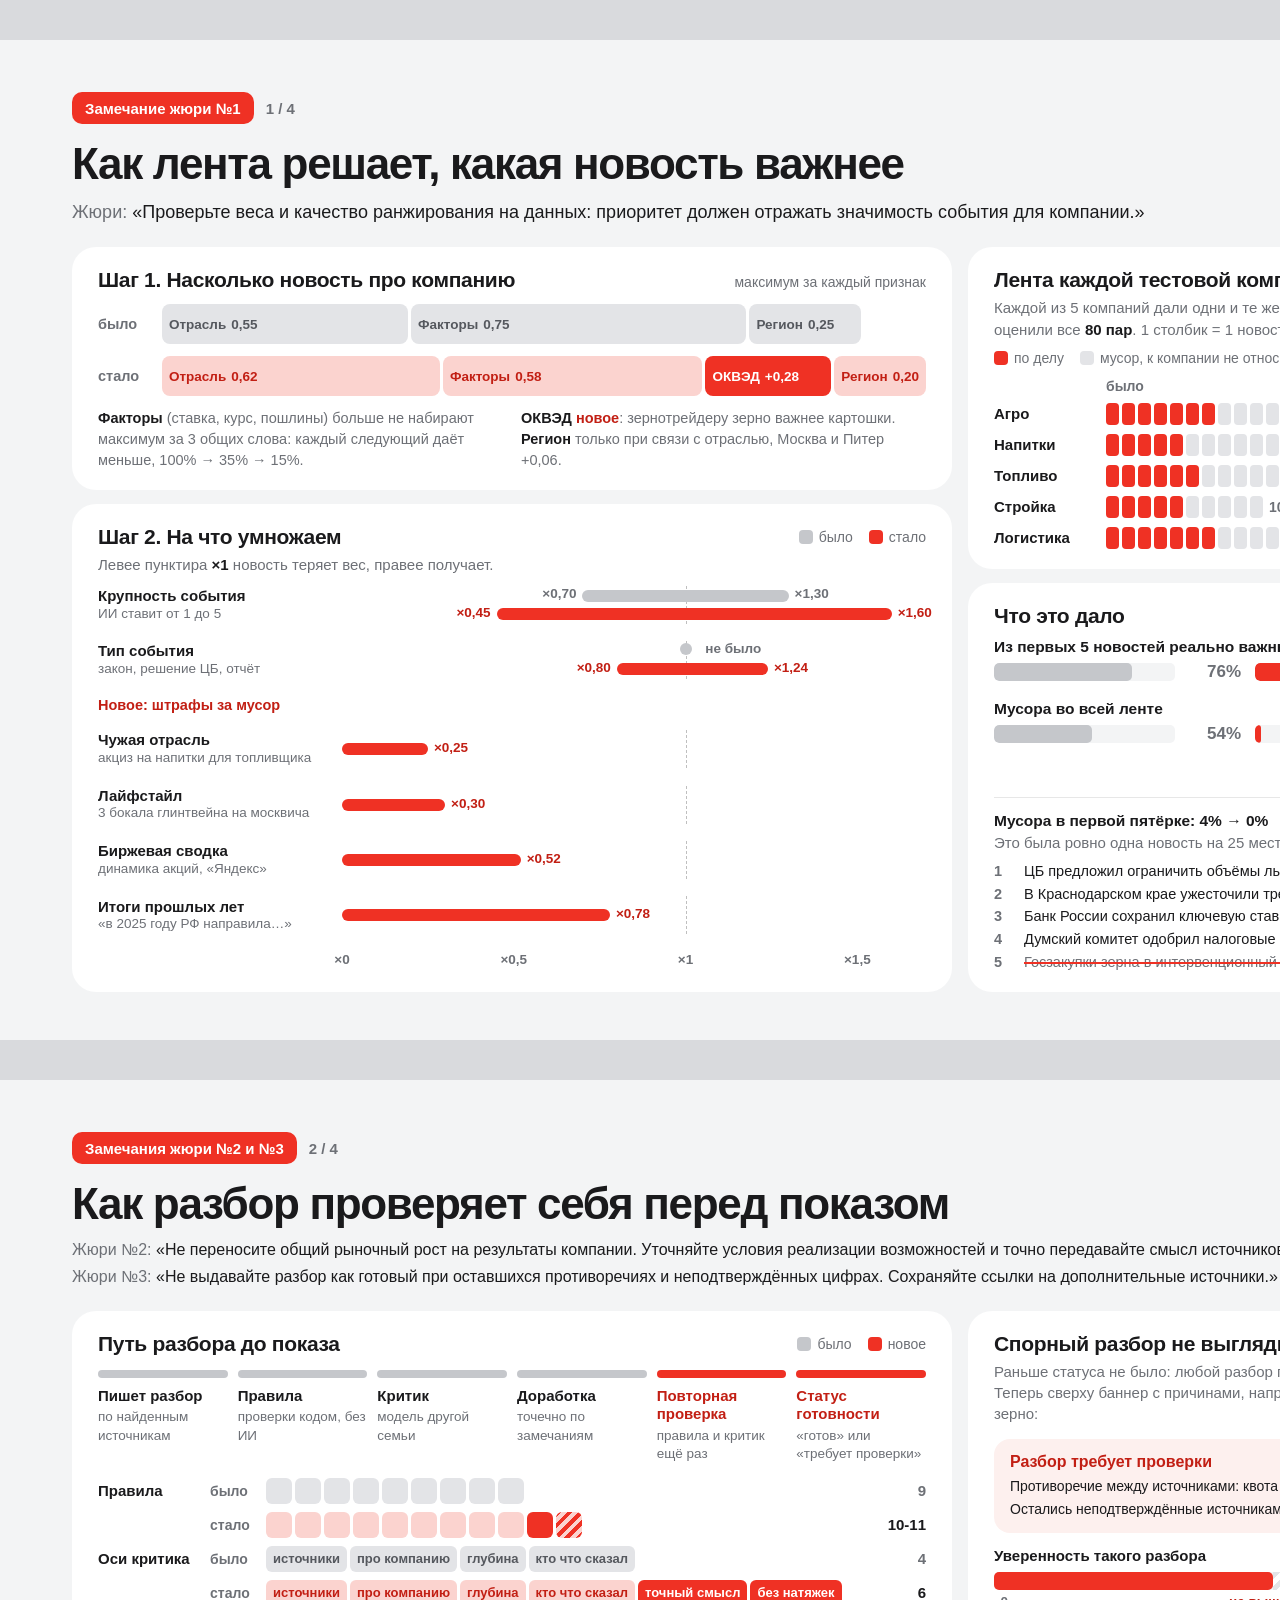
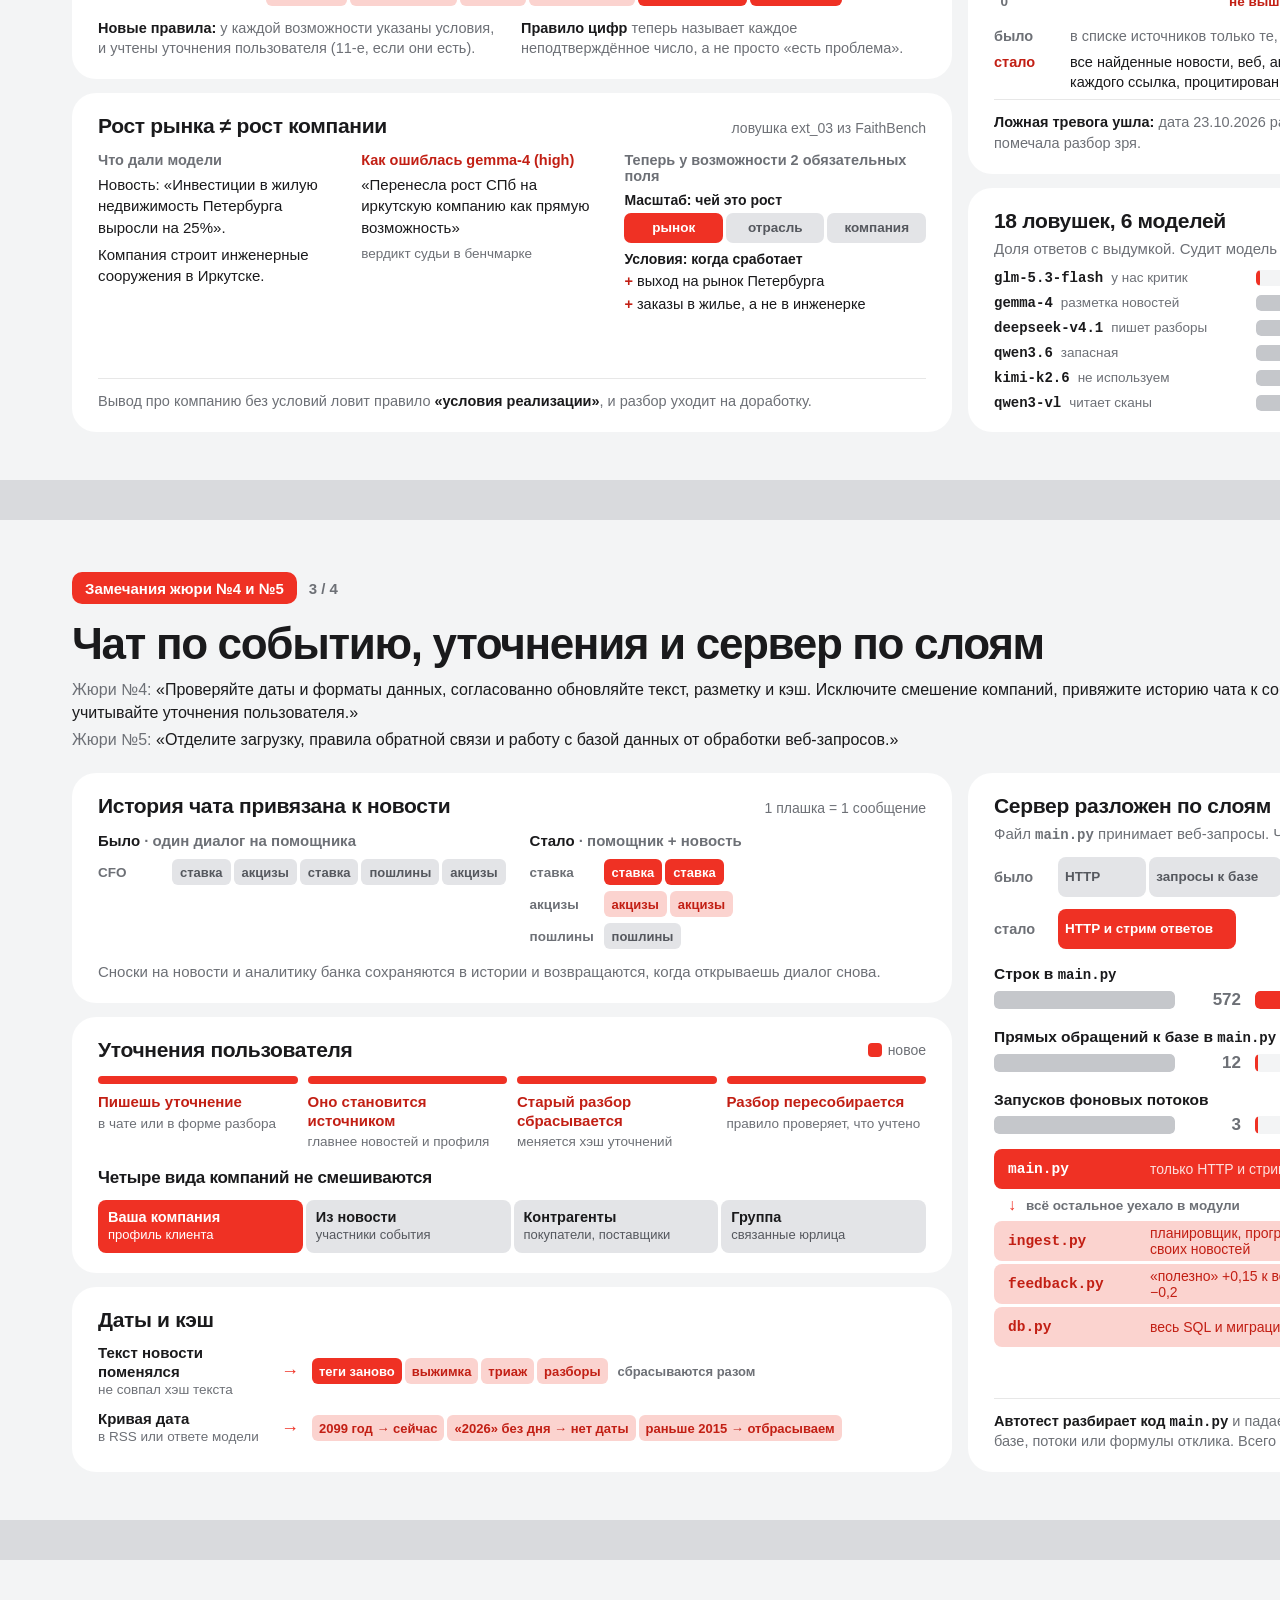
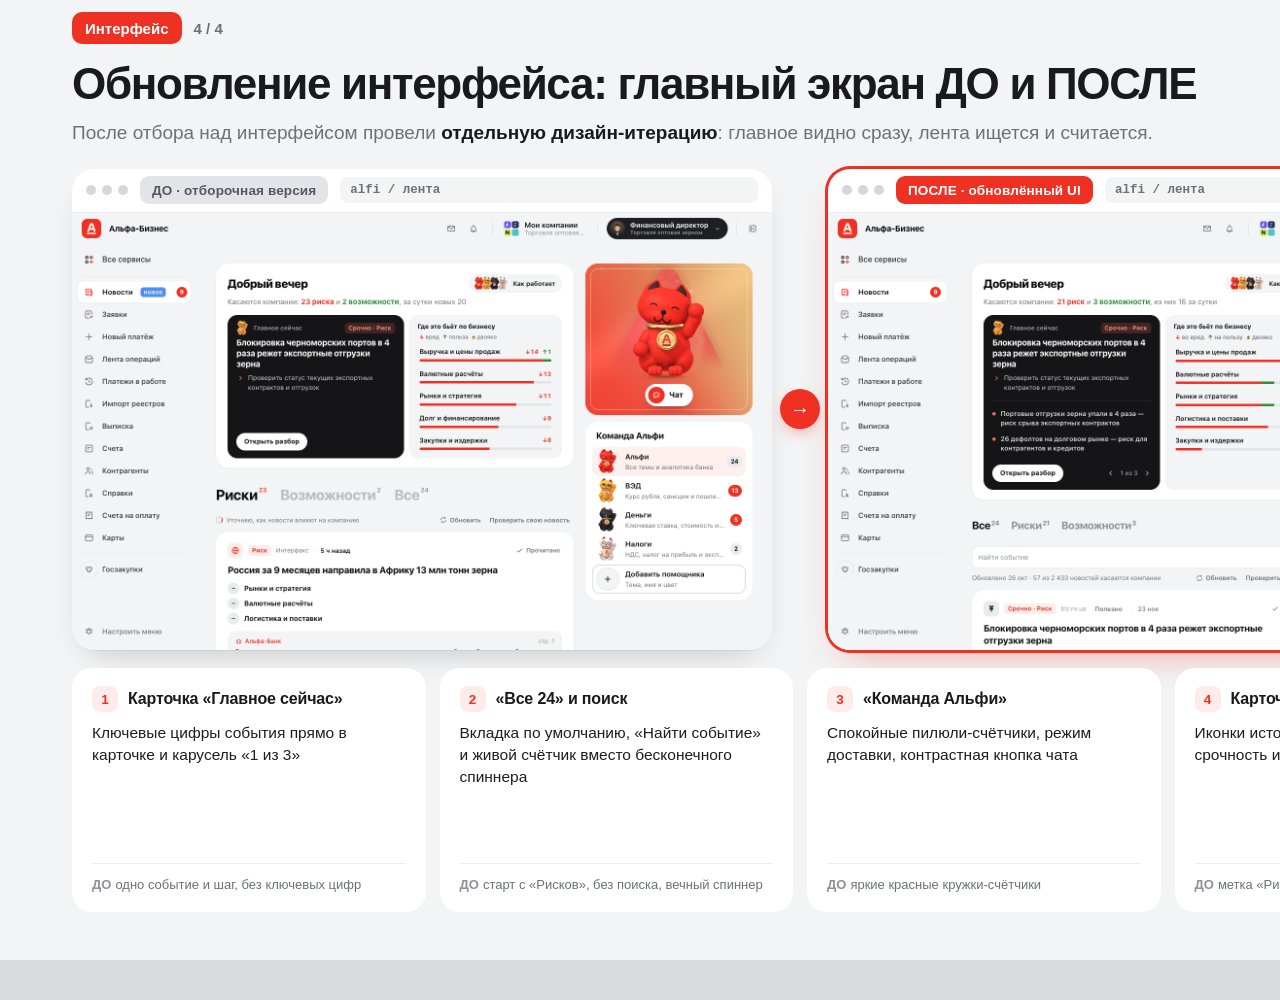
<file: docs/changelog/index.html>
<!doctype html>
<html lang="ru">
<head>
<meta charset="utf-8">
<title>Альфи · что изменилось к финалу</title>
<meta name="viewport" content="width=1600">
<!--
  Changelog-карточки к финалу. Каждый .slide рендерится в PNG 3200×2000:
  node docs/diagrams/render.js docs/changelog/index.html docs/changelog
-->
<style>
  :root {
    --red: #EF3124;
    --red-ink: #C21F14;
    --red-soft: #FBD3CF;
    --red-wash: #FDF0EE;
    --ink: #1A1A1C;
    --muted: #6D7076;
    --hair: rgba(26, 26, 28, .1);
    --bg: #F3F4F5;
    --was: #C5C7CB;
    --noise: #E3E4E7;
    --text: #1C1D20;
  }

  * { box-sizing: border-box; margin: 0; padding: 0; }

  body {
    font-family: Inter, -apple-system, "SF Pro Text", "Segoe UI", Roboto, Arial, sans-serif;
    background: #D9DADD;
    color: var(--ink);
    -webkit-font-smoothing: antialiased;
  }

  code, .mono { font: 650 14px/1.3 ui-monospace, "SF Mono", Menlo, monospace; }

  /* ---------- Каркас слайда ---------- */
  .slide {
    position: relative;
    width: 1600px;
    height: 1000px;
    margin: 40px auto;
    padding: 52px 72px 48px;
    background: var(--bg);
    overflow: hidden;
    display: flex;
    flex-direction: column;
  }

  .top { display: flex; align-items: center; gap: 12px; }
  .tag { display: inline-flex; align-items: center; height: 32px; padding: 0 13px; border-radius: 10px; background: var(--red); color: #fff; font-size: 15px; font-weight: 700; }
  .num { font-size: 15px; font-weight: 600; color: var(--muted); }
  h1 { margin-top: 16px; font-size: 44px; line-height: 1.07; font-weight: 800; letter-spacing: -.03em; }
  .ask { margin-top: 12px; max-width: 1290px; font-size: 18px; line-height: 1.45; }
  .ask + .ask { margin-top: 4px; }
  .ask.sm { font-size: 16px; line-height: 1.42; }
  .ask span { color: var(--muted); }
  .lead { margin-top: 12px; max-width: 1150px; font-size: 19px; line-height: 1.45; color: var(--muted); }
  .lead b { color: var(--ink); font-weight: 650; }
  .corner { position: absolute; right: 40px; top: 18px; width: 170px; height: 170px; pointer-events: none; }
  .corner img { width: 100%; height: 100%; object-fit: contain; display: block; }

  .body { flex: 1; min-height: 0; margin-top: 22px; display: grid; grid-template-columns: 1fr 560px; gap: 16px; }
  .col { display: flex; flex-direction: column; gap: 14px; min-height: 0; min-width: 0; }
  .card { background: #fff; border-radius: 24px; padding: 20px 26px; min-width: 0; }
  .grow { flex: 1; display: flex; flex-direction: column; }

  .head { display: flex; align-items: baseline; justify-content: space-between; gap: 16px; }
  h2 { font-size: 21px; line-height: 1.2; font-weight: 750; letter-spacing: -.015em; }
  .sub { margin-top: 5px; font-size: 15px; line-height: 1.42; color: var(--muted); }
  .sub b { color: var(--ink); font-weight: 650; }
  .legend { display: flex; gap: 16px; font-size: 14px; color: var(--muted); white-space: nowrap; }
  .legend span { display: inline-flex; align-items: center; gap: 6px; }
  .legend i { width: 14px; height: 14px; border-radius: 4px; }
  .new { color: var(--red-ink); font-weight: 700; }
  .nw { white-space: nowrap; font-variant-numeric: tabular-nums; }
  .foot { margin-top: auto; padding-top: 12px; border-top: 1px solid var(--hair); font-size: 14.5px; line-height: 1.42; color: var(--muted); }
  .foot b { color: var(--ink); font-weight: 700; }

  /* ---------- Полосы из сегментов «было / стало» ---------- */
  .stack-row { margin-top: 12px; display: grid; grid-template-columns: 52px 1fr; gap: 12px; align-items: center; }
  .stack-row > span { font-size: 14.5px; font-weight: 650; color: var(--muted); }
  .stack { display: flex; gap: 3px; height: 40px; }
  .stack div { height: 100%; border-radius: 8px; padding: 0 7px; display: flex; align-items: center; justify-content: flex-start; gap: 5px; font-size: 13.5px; font-weight: 650; white-space: nowrap; overflow: hidden; }
  .stack div b { font-weight: 800; font-variant-numeric: tabular-nums; }
  .stack.was div { background: var(--noise); color: #55585E; }
  .stack.now div { background: var(--red-soft); color: var(--red-ink); }
  .stack.now div.hot { background: var(--red); color: #fff; }
  .notes { margin-top: 12px; display: grid; grid-template-columns: 1fr 1fr; gap: 18px; font-size: 14.5px; line-height: 1.42; color: var(--muted); }
  .notes b { color: var(--ink); font-weight: 700; }

  /* ---------- Пары столбиков «было / стало» ---------- */
  .metric + .metric { margin-top: 18px; }
  .metric .q { font-size: 15.5px; font-weight: 700; }
  .pair { margin-top: 6px; display: grid; grid-template-columns: 1fr 1fr; gap: 14px; }
  .pair > div { display: grid; grid-template-columns: 1fr 58px; gap: 8px; align-items: center; }
  .pair i { display: block; height: 18px; border-radius: 5px; background: var(--bg); overflow: hidden; }
  .pair i u { display: block; height: 100%; min-width: 3px; border-radius: 5px; background: var(--was); }
  .pair .now i u { background: var(--red); }
  .pair em { font-style: normal; text-align: right; font-size: 17px; font-weight: 800; font-variant-numeric: tabular-nums; }
  .pair .was em { color: var(--muted); font-weight: 650; }

  /* ---------- Шаги процесса: полоска сверху, серая = было, красная = новое ---------- */
  .steps { margin-top: 14px; display: grid; gap: 10px; }
  .steps > div { min-width: 0; }
  .steps i { display: block; height: 8px; border-radius: 4px; background: var(--was); }
  .steps i.hot { background: var(--red); }
  .steps b { display: block; margin-top: 9px; font-size: 15px; line-height: 1.25; font-weight: 750; }
  .steps span { display: block; margin-top: 3px; font-size: 13.5px; line-height: 1.35; color: var(--muted); }
  .steps .is-new b { color: var(--red-ink); }

  /* ===== Слайд 1 ===== */
  .scale { position: relative; margin-top: 10px; flex: 1; display: flex; flex-direction: column; justify-content: space-between; }
  .srow { position: relative; display: grid; grid-template-columns: 230px 1fr; gap: 14px; align-items: center; }
  .srow .lbl { font-size: 15px; font-weight: 700; line-height: 1.25; }
  .srow .lbl small { display: block; font-size: 13.5px; font-weight: 500; color: var(--muted); }
  .track { position: relative; height: 38px; }
  .seg { position: absolute; height: 12px; border-radius: 6px; }
  .seg.was { top: 4px; background: var(--was); }
  .seg.now { top: 22px; background: var(--red); }
  .seg.pen { top: 13px; background: var(--red); }
  .pt { position: absolute; top: 2px; width: 12px; height: 12px; margin-left: -6px; border-radius: 6px; background: var(--was); }
  .val { position: absolute; font-size: 13.5px; font-weight: 700; white-space: nowrap; font-variant-numeric: tabular-nums; transform: translateX(-100%); padding-right: 6px; }
  .val.right { transform: none; padding: 0 0 0 6px; }
  .val.was { top: 0; color: var(--muted); }
  .val.now { top: 19px; color: var(--red-ink); }
  .val.pen { top: 10px; color: var(--red-ink); }
  .one { position: absolute; top: 0; bottom: 0; width: 0; border-left: 1.5px dashed rgba(26, 26, 28, .28); }
  .axis { display: grid; grid-template-columns: 230px 1fr; gap: 14px; }
  .axis div { position: relative; height: 20px; }
  .axis span { position: absolute; transform: translateX(-50%); font-size: 13.5px; font-weight: 650; color: var(--muted); white-space: nowrap; }
  .pen-head { font-size: 14.5px; font-weight: 700; color: var(--red-ink); }

  .feeds { margin-top: 12px; display: grid; grid-template-columns: 98px 1fr 1fr; gap: 9px 14px; align-items: center; }
  .feeds .hd { font-size: 14px; font-weight: 700; color: var(--muted); }
  .feeds .co { font-size: 15px; font-weight: 700; }
  .cells { display: flex; gap: 3px; }
  .cells i { width: 13px; height: 22px; border-radius: 4px; background: var(--red); }
  .cells i.noise { background: var(--noise); }
  .feeds em { font-style: normal; margin-left: 6px; font-size: 14px; font-weight: 700; color: var(--muted); font-variant-numeric: tabular-nums; }
  .feed-cell { display: flex; align-items: center; }

  .example { margin-top: auto; padding-top: 14px; border-top: 1px solid var(--hair); }
  .example .q { font-size: 15.5px; font-weight: 700; }
  .example .sub { margin-top: 2px; }
  .top5 { margin-top: 8px; list-style: none; counter-reset: top; display: flex; flex-direction: column; gap: 4px; }
  .top5 li { counter-increment: top; display: grid; grid-template-columns: 22px 1fr auto; gap: 8px; align-items: center; font-size: 14.5px; line-height: 1.3; }
  .top5 li::before { content: counter(top); font-weight: 800; color: var(--muted); font-variant-numeric: tabular-nums; }
  .top5 li span { white-space: nowrap; overflow: hidden; text-overflow: ellipsis; }
  .top5 li.gone span { color: var(--muted); text-decoration: line-through; text-decoration-color: var(--red); text-decoration-thickness: 2px; }
  .top5 li b { font-size: 13.5px; font-weight: 800; color: var(--red-ink); }

  /* ===== Слайд 2 ===== */
  .checks { margin-top: 14px; display: grid; grid-template-columns: 100px 44px 1fr 46px; gap: 8px 12px; align-items: center; }
  .checks .lbl { font-size: 15px; font-weight: 700; }
  .checks .when { font-size: 14px; font-weight: 650; color: var(--muted); }
  .checks .tot { font-size: 15px; font-weight: 800; text-align: right; font-variant-numeric: tabular-nums; }
  .checks .tot.was { color: var(--muted); font-weight: 650; }
  .blocks { display: flex; gap: 3px; height: 26px; min-width: 0; }
  .blocks i { flex: 0 0 26px; border-radius: 6px; background: var(--noise); }
  .blocks.now i { background: var(--red-soft); }
  .blocks.now i.hot { background: var(--red); }
  .blocks.now i.maybe { background: repeating-linear-gradient(135deg, var(--red) 0 4px, var(--red-soft) 4px 8px); }
  .blocks div { height: 100%; border-radius: 6px; padding: 0 7px; display: flex; align-items: center; font-size: 13px; font-weight: 650; white-space: nowrap; background: var(--noise); color: #55585E; }
  .blocks.now div { background: var(--red-soft); color: var(--red-ink); }
  .blocks.now div.hot { background: var(--red); color: #fff; }

  .trap { margin-top: 14px; flex: 1; display: grid; grid-template-columns: 1fr 1fr 1.25fr; gap: 22px; }
  .trap h3 { font-size: 14.5px; font-weight: 750; color: var(--muted); }
  .trap h3.bad { color: var(--red-ink); }
  .trap p { margin-top: 6px; font-size: 15px; line-height: 1.42; }
  .trap p small { display: block; margin-top: 6px; font-size: 13.5px; color: var(--muted); }
  .trap .wrong { text-decoration: line-through; text-decoration-color: var(--red); text-decoration-thickness: 2px; color: var(--muted); }
  .field-name { margin-top: 8px; font-size: 14px; font-weight: 700; }
  .scope { margin-top: 5px; display: grid; grid-template-columns: repeat(3, 1fr); gap: 3px; }
  .scope span { height: 30px; border-radius: 7px; display: grid; place-items: center; font-size: 13.5px; font-weight: 700; background: var(--noise); color: #55585E; }
  .scope span.on { background: var(--red); color: #fff; }
  .conds { margin-top: 5px; list-style: none; display: flex; flex-direction: column; gap: 3px; font-size: 14.5px; line-height: 1.35; }
  .conds li::before { content: "+ "; font-weight: 800; color: var(--red-ink); }

  .banner { margin-top: 14px; border-radius: 16px; padding: 14px 16px; background: var(--red-wash); }
  .banner b { display: block; font-size: 16px; font-weight: 800; color: var(--red-ink); }
  .banner ul { margin-top: 6px; list-style: none; display: flex; flex-direction: column; gap: 4px; }
  .banner li { font-size: 14px; line-height: 1.38; color: var(--ink); }
  .banner small { display: block; margin-top: 8px; font-size: 13px; color: var(--muted); }
  .cap { margin-top: 14px; }
  .cap .q { font-size: 15px; font-weight: 700; }
  .cap-track { position: relative; margin-top: 8px; height: 18px; border-radius: 5px; background: var(--bg); }
  .cap-track u { position: absolute; left: 0; top: 0; bottom: 0; width: 55%; border-radius: 5px; background: var(--red); }
  .cap-track s { position: absolute; left: 55%; top: 0; bottom: 0; right: 0; border-radius: 0 5px 5px 0; background: repeating-linear-gradient(135deg, var(--noise) 0 5px, #fff 5px 10px); }
  .cap-labels { position: relative; height: 20px; margin-top: 4px; font-size: 13.5px; font-weight: 700; font-variant-numeric: tabular-nums; }
  .cap-labels span { position: absolute; transform: translateX(-50%); color: var(--muted); }
  .cap-labels span.hot { color: var(--red-ink); }

  .rows { margin-top: 12px; display: grid; grid-template-columns: 64px 1fr; gap: 6px 12px; font-size: 14.5px; line-height: 1.38; }
  .rows .w { font-weight: 650; color: var(--muted); }
  .rows .n { font-weight: 700; color: var(--red-ink); }
  .rows .muted { color: var(--muted); }

  .models { margin-top: 10px; display: flex; flex-direction: column; gap: 7px; }
  .model { display: grid; grid-template-columns: 250px 1fr 56px; gap: 12px; align-items: center; }
  .model > div { display: flex; align-items: baseline; gap: 8px; white-space: nowrap; }
  .model b { font: 700 14px/1.2 ui-monospace, "SF Mono", Menlo, monospace; }
  .model small { font-size: 13.5px; color: var(--muted); }
  .model i { display: block; height: 16px; border-radius: 5px; background: var(--bg); overflow: hidden; }
  .model i u { display: block; height: 100%; min-width: 4px; border-radius: 5px; background: var(--was); }
  .model.best i u { background: var(--red); }
  .model em { font-style: normal; text-align: right; font-size: 16px; font-weight: 800; font-variant-numeric: tabular-nums; }
  .model.best em { color: var(--red-ink); }

  /* ===== Слайд 3 ===== */
  .threads { margin-top: 14px; display: grid; grid-template-columns: 1fr 1fr; gap: 24px; }
  .threads h3 { font-size: 15px; font-weight: 750; }
  .threads h3 span { font-weight: 600; color: var(--muted); }
  .thread { margin-top: 10px; display: flex; flex-direction: column; gap: 6px; }
  .thread-row { display: grid; grid-template-columns: 64px 1fr; gap: 10px; align-items: center; }
  .thread-row > span { font-size: 13.5px; font-weight: 700; color: var(--muted); }
  .msgs { display: flex; gap: 3px; }
  .msgs i { height: 26px; border-radius: 6px; padding: 0 8px; display: inline-flex; align-items: center; font-style: normal; font-size: 13px; font-weight: 700; white-space: nowrap; }
  .msgs i.a { background: var(--red); color: #fff; }
  .msgs i.b { background: var(--red-soft); color: var(--red-ink); }
  .msgs i.c { background: var(--noise); color: #55585E; }
  .threads .mixed .msgs i { background: var(--noise); color: #55585E; }

  .roles { margin-top: 12px; display: grid; grid-template-columns: repeat(4, 1fr); gap: 3px; }
  .roles div { border-radius: 8px; padding: 9px 10px; background: var(--noise); }
  .roles div:first-child { background: var(--red); }
  .roles div:first-child b, .roles div:first-child span { color: #fff; }
  .roles b { display: block; font-size: 14.5px; font-weight: 750; }
  .roles span { display: block; margin-top: 2px; font-size: 13px; line-height: 1.3; color: #55585E; }

  .chain { margin-top: 12px; display: grid; grid-template-columns: 170px 24px 1fr; gap: 10px; align-items: center; }
  .chain .src { font-size: 15px; font-weight: 700; line-height: 1.25; }
  .chain .src small { display: block; font-size: 13.5px; font-weight: 500; color: var(--muted); }
  .chain .arr { font-size: 18px; font-weight: 800; color: var(--red); text-align: center; }

  .layers { margin-top: 14px; display: flex; flex-direction: column; gap: 3px; }
  .layer { display: grid; grid-template-columns: 130px 1fr auto; gap: 12px; align-items: center; height: 40px; padding: 0 14px; border-radius: 8px; background: var(--noise); }
  .layer.top { background: var(--red); color: #fff; }
  .layer.top span, .layer.top em { color: rgba(255, 255, 255, .85); }
  .layer code { font-size: 14.5px; }
  .layer span { font-size: 14px; color: #55585E; }
  .layer em { font-style: normal; font-size: 13px; font-weight: 650; color: var(--muted); font-variant-numeric: tabular-nums; }
  .layer-gap { display: flex; align-items: center; gap: 10px; height: 26px; padding-left: 14px; font-size: 13.5px; font-weight: 700; color: var(--muted); }
  .layer-gap::before { content: "↓"; font-size: 16px; font-weight: 800; color: var(--red); }
  .layer.mod { background: var(--red-soft); }
  .layer.mod code, .layer.mod span { color: var(--red-ink); }
  /* ===== Слайд 4 ===== */
  .s4 { display: flex; flex-direction: column; gap: 18px; height: 100%; }
  .shots { display: grid; grid-template-columns: 1fr 56px 1fr; align-items: center; }
  .frame { background: #fff; border-radius: 22px; overflow: hidden; box-shadow: 0 1px 0 rgba(11,11,12,.04), 0 14px 34px -18px rgba(11,11,12,.28); }
  .frame.after { box-shadow: 0 0 0 3px var(--red), 0 18px 40px -18px rgba(239,49,36,.45); }
  .chrome { height: 44px; padding: 0 14px; display: flex; align-items: center; gap: 12px; border-bottom: 1px solid #ECEDEF; }
  .dots { display: flex; gap: 6px; }
  .dots i { width: 10px; height: 10px; border-radius: 50%; background: #D5D7DB; }
  .url { flex: 1; height: 26px; border-radius: 8px; background: var(--bg); display: flex; align-items: center; padding: 0 10px; font: 600 12.5px/1 ui-monospace, Menlo, monospace; color: var(--muted); min-width: 0; }
  .badge { height: 28px; padding: 0 12px; border-radius: 9px; display: inline-flex; align-items: center; font-size: 13.5px; font-weight: 800; letter-spacing: .01em; white-space: nowrap; }
  .badge.was { background: #E3E4E7; color: #55585E; }
  .badge.now { background: var(--red); color: #fff; }
  .shot { display: block; width: 100%; aspect-ratio: 16 / 10; object-fit: cover; object-position: top left; background: var(--bg); }
  .arrow { justify-self: center; width: 40px; height: 40px; border-radius: 50%; background: var(--red); color: #fff; display: grid; place-items: center; font-size: 20px; font-weight: 800; box-shadow: 0 6px 16px -6px rgba(239,49,36,.6); }
  .changes { display: grid; grid-template-columns: repeat(4, 1fr); gap: 14px; flex: 1; min-height: 0; }
  .chg { background: #fff; border-radius: 20px; padding: 18px 20px; display: flex; flex-direction: column; gap: 10px; min-width: 0; }
  .chg .head { display: flex; align-items: center; justify-content: flex-start; gap: 10px; }
  .chg .was-line { margin-top: auto; padding-top: 12px; border-top: 1px solid #ECEDEF; font-size: 13px; line-height: 1.4; color: var(--muted); }
  .chg .was-line i { font-style: normal; font-weight: 800; color: #8E9197; margin-right: 4px; }
  .chg .n { flex: none; width: 26px; height: 26px; border-radius: 8px; background: #FDECEA; color: var(--red); display: grid; place-items: center; font-size: 13.5px; font-weight: 800; }
  .chg b { font-size: 16px; line-height: 1.25; font-weight: 750; color: var(--ink); letter-spacing: -.01em; }
  .chg > span { font-size: 15.5px; line-height: 1.42; color: var(--text); }

  .mods { display: grid; grid-template-columns: 1fr 1fr 1fr; gap: 3px; }
  .mods div { border-radius: 8px; padding: 9px 12px; background: var(--red-soft); }
  .mods code { display: block; color: var(--red-ink); font-size: 14px; }
  .mods span { display: block; margin-top: 2px; font-size: 13px; line-height: 1.3; color: var(--red-ink); }
</style>
</head>
<body>

<!-- ================= 1. Ранжирование ================= -->
<section class="slide" data-name="01-ranking-news">
  <div class="top"><span class="tag">Замечание жюри №1</span><span class="num">1 / 4</span></div>
  <h1>Как лента решает, какая новость важнее</h1>
  <p class="ask"><span>Жюри:</span> «Проверьте веса и качество ранжирования на данных: приоритет должен отражать значимость события для компании.»</p>
  <span class="corner" data-cat="sales"></span>

  <div class="body">
    <div class="col">
      <div class="card">
        <div class="head">
          <h2>Шаг 1. Насколько новость про компанию</h2>
          <div class="legend"><span>максимум за каждый признак</span></div>
        </div>
        <div class="stack-row">
          <span>было</span>
          <div class="stack was">
            <div style="flex: 0 0 32.2%">Отрасль <b>0,55</b></div>
            <div style="flex: 0 0 43.9%">Факторы <b>0,75</b></div>
            <div style="flex: 0 0 14.6%">Регион <b>0,25</b></div>
          </div>
        </div>
        <div class="stack-row">
          <span>стало</span>
          <div class="stack now">
            <div style="flex: 1 1 36.3%">Отрасль <b>0,62</b></div>
            <div style="flex: 1 1 33.9%">Факторы <b>0,58</b></div>
            <div class="hot" style="flex: 1 1 16.4%">ОКВЭД <b>+0,28</b></div>
            <div style="flex: 0 0 auto">Регион <b>0,20</b></div>
          </div>
        </div>
        <div class="notes">
          <p><b>Факторы</b> (ставка, курс, пошлины) больше не набирают максимум за 3 общих слова: каждый следующий даёт меньше, <span class="nw">100% → 35% → 15%</span>.</p>
          <p><b>ОКВЭД</b> <span class="new">новое</span>: зернотрейдеру зерно важнее картошки. <b>Регион</b> только при связи с отраслью, Москва и Питер <span class="nw">+0,06</span>.</p>
        </div>
      </div>

      <div class="card grow">
        <div class="head">
          <h2>Шаг 2. На что умножаем</h2>
          <div class="legend"><span><i style="background:var(--was)"></i>было</span><span><i style="background:var(--red)"></i>стало</span></div>
        </div>
        <p class="sub">Левее пунктира <b>×1</b> новость теряет вес, правее получает.</p>
        <div class="scale" id="scale"></div>
      </div>
    </div>

    <div class="col">
      <div class="card">
        <h2>Лента каждой тестовой компании</h2>
        <p class="sub">Каждой из 5 компаний дали одни и те же 16 новостей и вручную оценили все <b>80 пар</b>. 1 столбик = 1 новость, попавшая в ленту.</p>
        <div class="legend" style="margin-top:10px"><span><i style="background:var(--red)"></i>по делу</span><span><i style="background:var(--noise)"></i>мусор, к компании не относится</span></div>
        <div class="feeds" id="feeds"></div>
      </div>

      <div class="card grow">
        <div class="head">
          <h2>Что это дало</h2>
          <div class="legend"><span><i style="background:var(--was)"></i>было</span><span><i style="background:var(--red)"></i>стало</span></div>
        </div>
        <div class="metric" style="margin-top:10px">
          <div class="q">Из первых 5 новостей реально важны</div>
          <div class="pair">
            <div class="was"><i><u style="width:76%"></u></i><em>76%</em></div>
            <div class="now"><i><u style="width:92%"></u></i><em>92%</em></div>
          </div>
        </div>
        <div class="metric">
          <div class="q">Мусора во всей ленте</div>
          <div class="pair">
            <div class="was"><i><u style="width:54%"></u></i><em>54%</em></div>
            <div class="now"><i><u style="width:3.3%"></u></i><em>3,3%</em></div>
          </div>
        </div>
        <div class="example">
          <div class="q">Мусора в первой пятёрке: <span class="nw">4% → 0%</span></div>
          <p class="sub">Это была ровно одна новость на 25 мест. Топ-5 строительной компании:</p>
          <ol class="top5">
            <li><span>ЦБ предложил ограничить объёмы льготной ипотеки для застройщиков</span></li>
            <li><span>В Краснодарском крае ужесточили требования к жилым комплексам</span></li>
            <li><span>Банк России сохранил ключевую ставку на уровне 14%</span></li>
            <li><span>Думский комитет одобрил налоговые поправки на 2027 год</span></li>
            <li class="gone"><span>Госзакупки зерна в интервенционный фонд…</span><b>убрали</b></li>
          </ol>
        </div>
      </div>
    </div>
  </div>
</section>

<!-- ================= 2. Точность разборов ================= -->
<section class="slide" data-name="02-insight-quality">
  <div class="top"><span class="tag">Замечания жюри №2 и №3</span><span class="num">2 / 4</span></div>
  <h1>Как разбор проверяет себя перед показом</h1>
  <p class="ask sm"><span>Жюри №2:</span> «Не переносите общий рыночный рост на результаты компании. Уточняйте условия реализации возможностей и точно передавайте смысл источников.»</p>
  <p class="ask sm"><span>Жюри №3:</span> «Не выдавайте разбор как готовый при оставшихся противоречиях и неподтверждённых цифрах. Сохраняйте ссылки на дополнительные источники.»</p>
  <span class="corner" data-cat="tax"></span>

  <div class="body">
    <div class="col">
      <div class="card">
        <div class="head">
          <h2>Путь разбора до показа</h2>
          <div class="legend"><span><i style="background:var(--was)"></i>было</span><span><i style="background:var(--red)"></i>новое</span></div>
        </div>
        <div class="steps" style="grid-template-columns: repeat(6, 1fr)">
          <div><i></i><b>Пишет разбор</b><span>по найденным источникам</span></div>
          <div><i></i><b>Правила</b><span>проверки кодом, без ИИ</span></div>
          <div><i></i><b>Критик</b><span>модель другой семьи</span></div>
          <div><i></i><b>Доработка</b><span>точечно по замечаниям</span></div>
          <div class="is-new"><i class="hot"></i><b>Повторная проверка</b><span>правила и критик ещё раз</span></div>
          <div class="is-new"><i class="hot"></i><b>Статус готовности</b><span>«готов» или «требует проверки»</span></div>
        </div>

        <div class="checks">
          <span class="lbl">Правила</span>
          <span class="when">было</span>
          <div class="blocks"><i></i><i></i><i></i><i></i><i></i><i></i><i></i><i></i><i></i></div>
          <span class="tot was">9</span>
          <span></span>
          <span class="when">стало</span>
          <div class="blocks now"><i></i><i></i><i></i><i></i><i></i><i></i><i></i><i></i><i></i><i class="hot"></i><i class="maybe"></i></div>
          <span class="tot">10-11</span>

          <span class="lbl">Оси критика</span>
          <span class="when">было</span>
          <div class="blocks"><div>источники</div><div>про компанию</div><div>глубина</div><div>кто что сказал</div></div>
          <span class="tot was">4</span>
          <span></span>
          <span class="when">стало</span>
          <div class="blocks now"><div>источники</div><div>про компанию</div><div>глубина</div><div>кто что сказал</div><div class="hot">точный смысл</div><div class="hot">без натяжек</div></div>
          <span class="tot">6</span>
        </div>
        <div class="notes">
          <p><b>Новые правила:</b> у каждой возможности указаны условия, и учтены уточнения пользователя (11-е, если они есть).</p>
          <p><b>Правило цифр</b> теперь называет каждое неподтверждённое число, а не просто «есть проблема».</p>
        </div>
      </div>

      <div class="card grow">
        <div class="head">
          <h2>Рост рынка ≠ рост компании</h2>
          <div class="legend"><span>ловушка ext_03 из FaithBench</span></div>
        </div>
        <div class="trap">
          <div>
            <h3>Что дали модели</h3>
            <p>Новость: «Инвестиции в жилую недвижимость Петербурга выросли на 25%».</p>
            <p>Компания строит инженерные сооружения в Иркутске.</p>
          </div>
          <div>
            <h3 class="bad">Как ошиблась gemma-4 (high)</h3>
            <p>«Перенесла рост СПб на иркутскую компанию как прямую возможность»<small>вердикт судьи в бенчмарке</small></p>
          </div>
          <div>
            <h3>Теперь у возможности 2 обязательных поля</h3>
            <div class="field-name">Масштаб: чей это рост</div>
            <div class="scope"><span class="on">рынок</span><span>отрасль</span><span>компания</span></div>
            <div class="field-name">Условия: когда сработает</div>
            <ul class="conds">
              <li>выход на рынок Петербурга</li>
              <li>заказы в жилье, а не в инженерке</li>
            </ul>
          </div>
        </div>
        <p class="foot">Вывод про компанию без условий ловит правило <b>«условия реализации»</b>, и разбор уходит на доработку.</p>
      </div>
    </div>

    <div class="col">
      <div class="card grow">
        <h2>Спорный разбор не выглядит готовым</h2>
        <p class="sub">Раньше статуса не было: любой разбор показывался как готовый. Теперь сверху баннер с причинами, например для ловушки про квоту на зерно:</p>
        <div class="banner">
          <b>Разбор требует проверки</b>
          <ul>
            <li>Противоречие между источниками: квота 12 или 15 млн т</li>
            <li>Остались неподтверждённые источниками цифры</li>
          </ul>
        </div>
        <div class="cap">
          <div class="q">Уверенность такого разбора</div>
          <div class="cap-track"><u></u><s></s></div>
          <div class="cap-labels"><span style="left:2%">0</span><span class="hot" style="left:55%">не выше 55%</span><span style="left:97%">100</span></div>
        </div>
        <div class="rows">
          <span class="w">было</span><span class="muted">в списке источников только те, на которые стоит сноска</span>
          <span class="n">стало</span><span>все найденные новости, веб, аналитика банка и уточнения, у каждого ссылка, процитированные помечены</span>
        </div>
        <p class="foot"><b>Ложная тревога ушла:</b> дата <span class="nw">23.10.2026</span> раньше читалась как число <span class="nw">23,1</span> и помечала разбор зря.</p>
      </div>

      <div class="card">
        <div class="head">
          <h2>18 ловушек, 6 моделей</h2>
          <div class="legend"><span>режим без рассуждений</span></div>
        </div>
        <p class="sub">Доля ответов с выдумкой. Судит модель другой семьи.</p>
        <div class="models" id="models"></div>
      </div>
    </div>
  </div>
</section>

<!-- ================= 3. Чат и слои ================= -->
<section class="slide" data-name="03-chat-architecture">
  <div class="top"><span class="tag">Замечания жюри №4 и №5</span><span class="num">3 / 4</span></div>
  <h1>Чат по событию, уточнения и сервер по слоям</h1>
  <p class="ask sm"><span>Жюри №4:</span> «Проверяйте даты и форматы данных, согласованно обновляйте текст, разметку и кэш. Исключите смешение компаний, привяжите историю чата к событию и учитывайте уточнения пользователя.»</p>
  <p class="ask sm"><span>Жюри №5:</span> «Отделите загрузку, правила обратной связи и работу с базой данных от обработки веб-запросов.»</p>
  <span class="corner" data-cat="people"></span>

  <div class="body">
    <div class="col">
      <div class="card">
        <div class="head">
          <h2>История чата привязана к новости</h2>
          <div class="legend"><span>1 плашка = 1 сообщение</span></div>
        </div>
        <div class="threads">
          <div class="mixed">
            <h3>Было <span>· один диалог на помощника</span></h3>
            <div class="thread">
              <div class="thread-row"><span>CFO</span><div class="msgs"><i>ставка</i><i>акцизы</i><i>ставка</i><i>пошлины</i><i>акцизы</i></div></div>
            </div>
          </div>
          <div>
            <h3>Стало <span>· помощник + новость</span></h3>
            <div class="thread">
              <div class="thread-row"><span>ставка</span><div class="msgs"><i class="a">ставка</i><i class="a">ставка</i></div></div>
              <div class="thread-row"><span>акцизы</span><div class="msgs"><i class="b">акцизы</i><i class="b">акцизы</i></div></div>
              <div class="thread-row"><span>пошлины</span><div class="msgs"><i class="c">пошлины</i></div></div>
            </div>
          </div>
        </div>
        <p class="sub" style="margin-top:12px">Сноски на новости и аналитику банка сохраняются в истории и возвращаются, когда открываешь диалог снова.</p>
      </div>

      <div class="card">
        <div class="head">
          <h2>Уточнения пользователя</h2>
          <div class="legend"><span><i style="background:var(--red)"></i>новое</span></div>
        </div>
        <div class="steps" style="grid-template-columns: repeat(4, 1fr)">
          <div class="is-new"><i class="hot"></i><b>Пишешь уточнение</b><span>в чате или в форме разбора</span></div>
          <div class="is-new"><i class="hot"></i><b>Оно становится источником</b><span>главнее новостей и профиля</span></div>
          <div class="is-new"><i class="hot"></i><b>Старый разбор сбрасывается</b><span>меняется хэш уточнений</span></div>
          <div class="is-new"><i class="hot"></i><b>Разбор пересобирается</b><span>правило проверяет, что учтено</span></div>
        </div>
        <div class="head" style="margin-top:16px"><h2 style="font-size:17px">Четыре вида компаний не смешиваются</h2></div>
        <div class="roles">
          <div><b>Ваша компания</b><span>профиль клиента</span></div>
          <div><b>Из новости</b><span>участники события</span></div>
          <div><b>Контрагенты</b><span>покупатели, поставщики</span></div>
          <div><b>Группа</b><span>связанные юрлица</span></div>
        </div>
      </div>

      <div class="card grow">
        <h2>Даты и кэш</h2>
        <div class="chain">
          <div class="src">Текст новости поменялся<small>не совпал хэш текста</small></div>
          <span class="arr">→</span>
          <div class="blocks now"><div class="hot">теги заново</div><div>выжимка</div><div>триаж</div><div>разборы</div><div style="background:none;color:var(--muted)">сбрасываются разом</div></div>
        </div>
        <div class="chain">
          <div class="src">Кривая дата<small>в RSS или ответе модели</small></div>
          <span class="arr">→</span>
          <div class="blocks now"><div>2099 год → сейчас</div><div>«2026» без дня → нет даты</div><div>раньше 2015 → отбрасываем</div></div>
        </div>
      </div>
    </div>

    <div class="col">
      <div class="card grow">
        <div class="head">
          <h2>Сервер разложен по слоям</h2>
          <div class="legend"><span><i style="background:var(--was)"></i>было</span><span><i style="background:var(--red)"></i>стало</span></div>
        </div>
        <p class="sub">Файл <code>main.py</code> принимает веб-запросы. Что в нём жило:</p>
        <div class="stack-row">
          <span>было</span>
          <div class="stack was"><div style="flex:1">HTTP</div><div style="flex:1.6">запросы к базе</div><div style="flex:1.5">планировщик</div><div style="flex:1">потоки</div></div>
        </div>
        <div class="stack-row">
          <span>стало</span>
          <div class="stack now"><div class="hot" style="flex:0 0 40%">HTTP и стрим ответов</div></div>
        </div>

        <div class="metric" style="margin-top:16px">
          <div class="q">Строк в <code>main.py</code></div>
          <div class="pair">
            <div class="was"><i><u style="width:100%"></u></i><em>572</em></div>
            <div class="now"><i><u style="width:90%"></u></i><em>515</em></div>
          </div>
        </div>
        <div class="metric">
          <div class="q">Прямых обращений к базе в <code>main.py</code></div>
          <div class="pair">
            <div class="was"><i><u style="width:100%"></u></i><em>12</em></div>
            <div class="now"><i><u style="width:0%"></u></i><em>0</em></div>
          </div>
        </div>
        <div class="metric">
          <div class="q">Запусков фоновых потоков</div>
          <div class="pair">
            <div class="was"><i><u style="width:100%"></u></i><em>3</em></div>
            <div class="now"><i><u style="width:0%"></u></i><em>0</em></div>
          </div>
        </div>

        <div class="layers">
          <div class="layer top"><code>main.py</code><span>только HTTP и стрим ответов</span><em>515 строк</em></div>
          <div class="layer-gap">всё остальное уехало в модули</div>
          <div class="layer mod"><code>ingest.py</code><span>планировщик, прогрев ленты, загрузка своих новостей</span><em>89 строк</em></div>
          <div class="layer mod"><code>feedback.py</code><span>«полезно» +0,15 к весу, «не по делу» −0,2</span><em>85 строк</em></div>
          <div class="layer mod"><code>db.py</code><span>весь SQL и миграции, без бизнес-логики</span><em></em></div>
        </div>

        <p class="foot"><b>Автотест разбирает код <code>main.py</code></b> и падает, если туда вернутся запросы к базе, потоки или формулы отклика. Всего <b>57 из 57</b> тестов зелёные.</p>
      </div>
    </div>
  </div>
</section>

<!-- 4. Интерфейс до и после -->
<section class="slide" data-name="04-ui-before-after">
  <div class="top"><span class="tag">Интерфейс</span><span class="num">4 / 4</span></div>
  <h1>Обновление интерфейса: главный экран ДО и ПОСЛЕ</h1>
  <p class="lead">После отбора над интерфейсом провели <b>отдельную дизайн-итерацию</b>: главное видно сразу, лента ищется и считается.</p>
  <span class="corner" data-cat="alfi"></span>
  <div class="body s4">
    <div class="shots">
      <div class="frame">
        <div class="chrome"><div class="dots"><i></i><i></i><i></i></div><span class="badge was">ДО · отборочная версия</span><div class="url">alfi / лента</div></div>
        <img class="shot" src="ui-before.png" alt="Главный экран до редизайна">
      </div>
      <div class="arrow">→</div>
      <div class="frame after">
        <div class="chrome"><div class="dots"><i></i><i></i><i></i></div><span class="badge now">ПОСЛЕ · обновлённый UI</span><div class="url">alfi / лента</div></div>
        <img class="shot" src="ui-after.png" alt="Главный экран после редизайна">
      </div>
    </div>
    <div class="changes">
      <div class="chg"><div class="head"><span class="n">1</span><b>Карточка «Главное сейчас»</b></div><span>Ключевые цифры события прямо в карточке и карусель «1 из 3»</span><p class="was-line"><i>ДО</i>одно событие и шаг, без ключевых цифр</p></div>
      <div class="chg"><div class="head"><span class="n">2</span><b>«Все 24» и поиск</b></div><span>Вкладка по умолчанию, «Найти событие» и живой счётчик вместо бесконечного спиннера</span><p class="was-line"><i>ДО</i>старт с «Рисков», без поиска, вечный спиннер</p></div>
      <div class="chg"><div class="head"><span class="n">3</span><b>«Команда Альфи»</b></div><span>Спокойные пилюли-счётчики, режим доставки, контрастная кнопка чата</span><p class="was-line"><i>ДО</i>яркие красные кружки-счётчики</p></div>
      <div class="chg"><div class="head"><span class="n">4</span><b>Карточки и сводка</b></div><span>Иконки источников, кнопка «Полезно», срочность и легенда «во вред / на пользу»</span><p class="was-line"><i>ДО</i>метка «Риск» и источник простым текстом</p></div>
    </div>
  </div>
</section>

<script>
  function comma(value) {
    return value.toFixed(2).replace('.', ',');
  }

  // ---------- Слайд 1: шкала множителей от ×0 до ×1,7, пунктир на ×1 ----------
  const SCALE_MAX = 1.7;

  function pos(value) {
    return (value / SCALE_MAX * 100).toFixed(2) + '%';
  }

  function segment(kind, from, to) {
    return `<span class="seg ${kind}" style="left:${pos(from)};width:calc(${pos(to)} - ${pos(from)})"></span>`;
  }

  function label(kind, value, text, side) {
    const sideClass = side === 'right' ? ' right' : '';
    return `<span class="val ${kind}${sideClass}" style="left:${pos(value)}">${text}</span>`;
  }

  const ranges = [
    { title: 'Крупность события', hint: 'ИИ ставит от 1 до 5', was: [0.70, 1.30], now: [0.45, 1.60] },
    { title: 'Тип события', hint: 'закон, решение ЦБ, отчёт', was: null, now: [0.80, 1.24] },
  ];

  const penalties = [
    { title: 'Чужая отрасль', hint: 'акциз на напитки для топливщика', value: 0.25 },
    { title: 'Лайфстайл', hint: '3 бокала глинтвейна на москвича', value: 0.30 },
    { title: 'Биржевая сводка', hint: 'динамика акций, «Яндекс»', value: 0.52 },
    { title: 'Итоги прошлых лет', hint: '«в 2025 году РФ направила…»', value: 0.78 },
  ];

  function rangeRow(item) {
    let wasPart = `<span class="pt" style="left:${pos(1)}"></span>` + label('was', 1.04, 'не было', 'right');
    if (item.was) {
      wasPart = segment('was', item.was[0], item.was[1])
        + label('was', item.was[0], '×' + comma(item.was[0]))
        + label('was', item.was[1], '×' + comma(item.was[1]), 'right');
    }
    const nowPart = segment('now', item.now[0], item.now[1])
      + label('now', item.now[0], '×' + comma(item.now[0]))
      + label('now', item.now[1], '×' + comma(item.now[1]), 'right');
    return `<div class="srow"><div class="lbl">${item.title}<small>${item.hint}</small></div>`
      + `<div class="track"><span class="one" style="left:${pos(1)}"></span>${wasPart}${nowPart}</div></div>`;
  }

  function penaltyRow(item) {
    return `<div class="srow"><div class="lbl">${item.title}<small>${item.hint}</small></div>`
      + `<div class="track"><span class="one" style="left:${pos(1)}"></span>`
      + segment('pen', 0, item.value) + label('pen', item.value, '×' + comma(item.value), 'right') + '</div></div>';
  }

  const axisTicks = [0, 0.5, 1, 1.5]
    .map((tick) => `<span style="left:${pos(tick)}">×${String(tick).replace('.', ',')}</span>`)
    .join('');

  document.getElementById('scale').innerHTML = ranges.map(rangeRow).join('')
    + '<div class="pen-head">Новое: штрафы за мусор</div>'
    + penalties.map(penaltyRow).join('')
    + `<div class="axis"><i></i><div>${axisTicks}</div></div>`;

  // ---------- Слайд 1: ленты из docs/bench/ranking.json (размер ленты, сколько в ней мусора) ----------
  const feeds = [
    { company: 'Агро', was: [15, 8], now: [6, 1] },
    { company: 'Напитки', was: [15, 10], now: [4, 0] },
    { company: 'Топливо', was: [13, 7], now: [4, 0] },
    { company: 'Стройка', was: [10, 5], now: [4, 0] },
    { company: 'Логистика', was: [13, 6], now: [6, 0] },
  ];

  function cells(size, noise) {
    const useful = size - noise;
    const blocks = [];
    for (let index = 0; index < size; index += 1) {
      const isNoise = index >= useful;
      blocks.push(isNoise ? '<i class="noise"></i>' : '<i></i>');
    }
    return `<div class="feed-cell"><div class="cells">${blocks.join('')}</div><em>${size}</em></div>`;
  }

  document.getElementById('feeds').innerHTML = '<span></span><span class="hd">было</span><span class="hd">стало</span>'
    + feeds.map((feed) => `<span class="co">${feed.company}</span>${cells(...feed.was)}${cells(...feed.now)}`).join('');

  // ---------- Слайд 2: FaithBench, режим off, данные из docs/bench/faithbench.json ----------
  const models = [
    { name: 'glm-5.3-flash', role: 'у нас критик', rate: 0 },
    { name: 'gemma-4', role: 'разметка новостей', rate: 5.6 },
    { name: 'deepseek-v4.1', role: 'пишет разборы', rate: 5.6 },
    { name: 'qwen3.6', role: 'запасная', rate: 11.1 },
    { name: 'kimi-k2.6', role: 'не используем', rate: 11.1 },
    { name: 'qwen3-vl', role: 'читает сканы', rate: 22.2 },
  ];
  const MODELS_MAX = 25;

  document.getElementById('models').innerHTML = models.map((model) => {
    const width = (model.rate / MODELS_MAX * 100).toFixed(1);
    const isBest = model.rate === 0;
    const value = String(model.rate).replace('.', ',') + '%';
    return `<div class="model${isBest ? ' best' : ''}"><div><b>${model.name}</b><small>${model.role}</small></div>`
      + `<i><u style="width:${width}%"></u></i><em>${value}</em></div>`;
  }).join('');
</script>

<script src="../../web/js/mascot.js"></script>
<script src="../../web/js/mascot-reference.js"></script>
<script>
  // Маскот в углу, как на остальных слайдах
  (function () {
    const mascot = window.Mascot;
    document.querySelectorAll('[data-cat]').forEach((el) => {
      const src = mascot && mascot.img ? mascot.img(el.dataset.cat, 380) : '';
      if (!src) {
        return;
      }
      const image = new Image();
      image.alt = '';
      image.src = src;
      el.appendChild(image);
    });
    document.body.dataset.ready = '1';
  })();
</script>
</body>
</html>
</file>
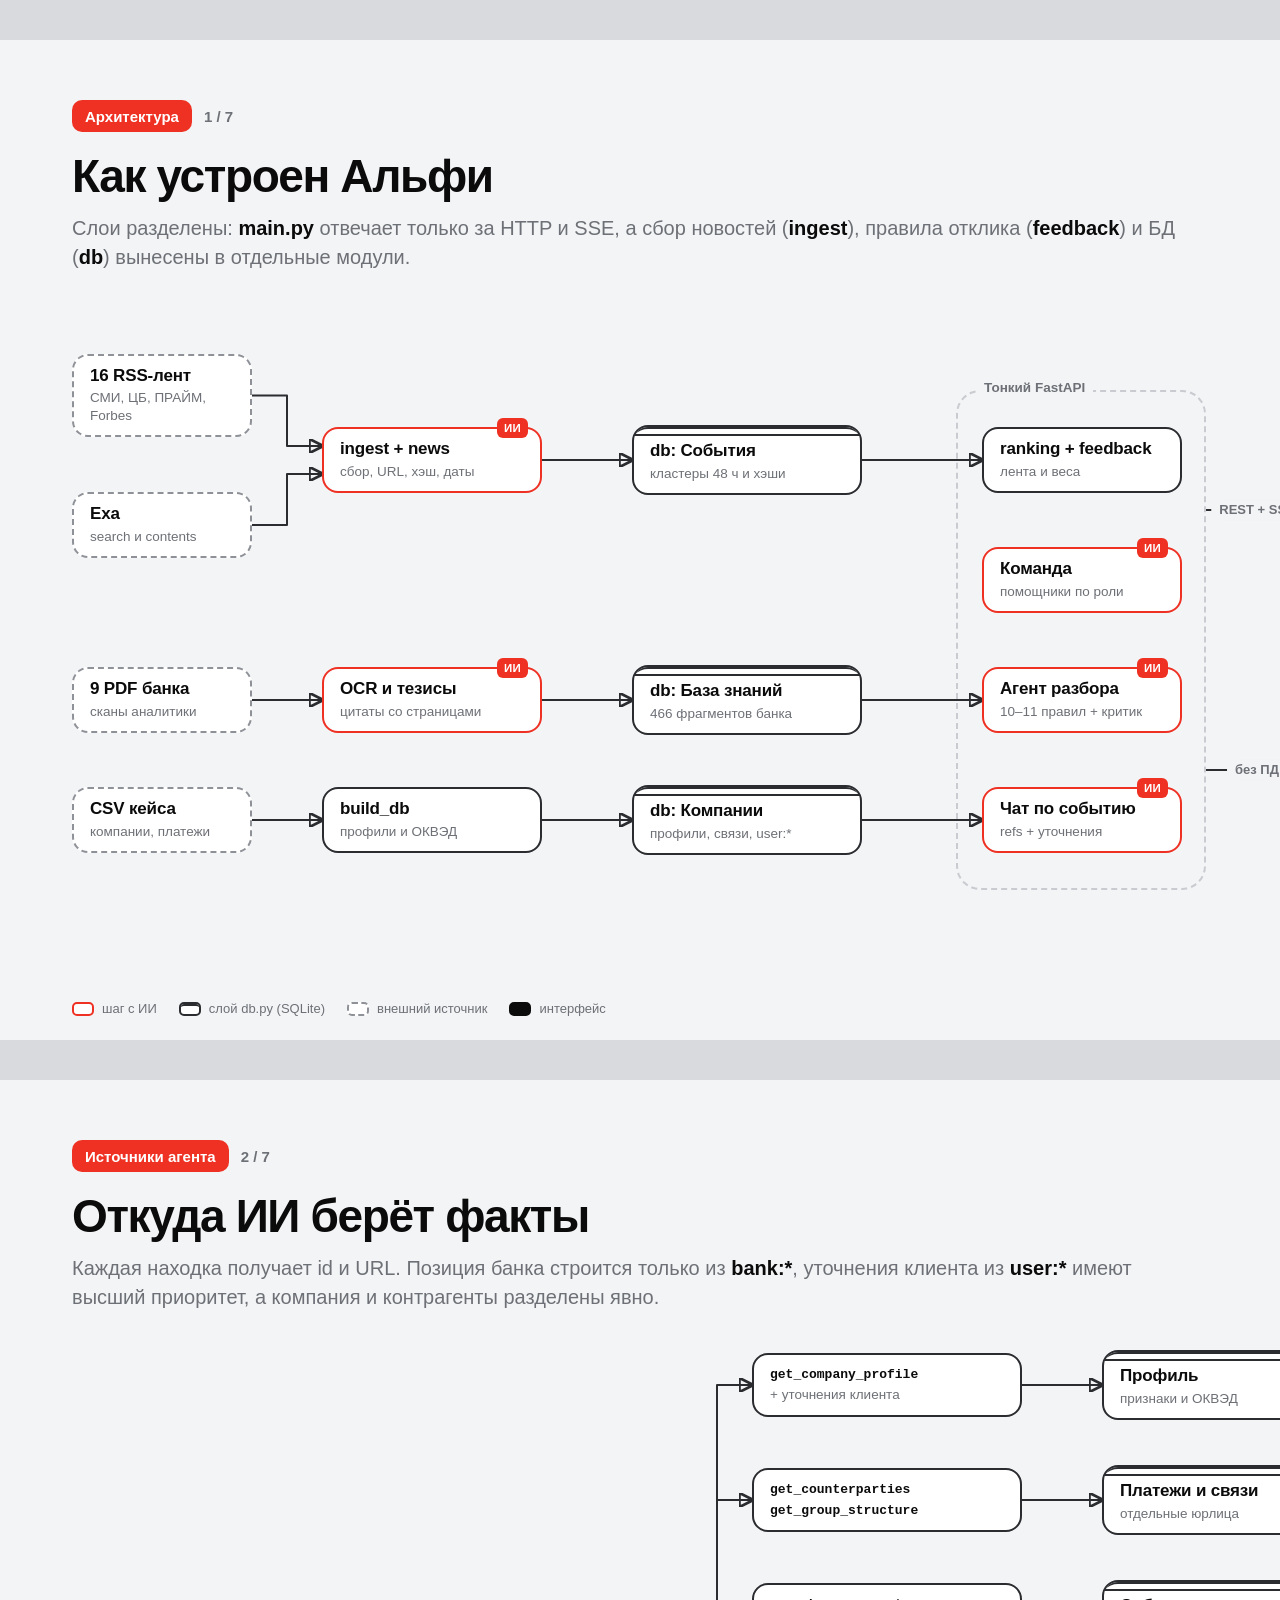
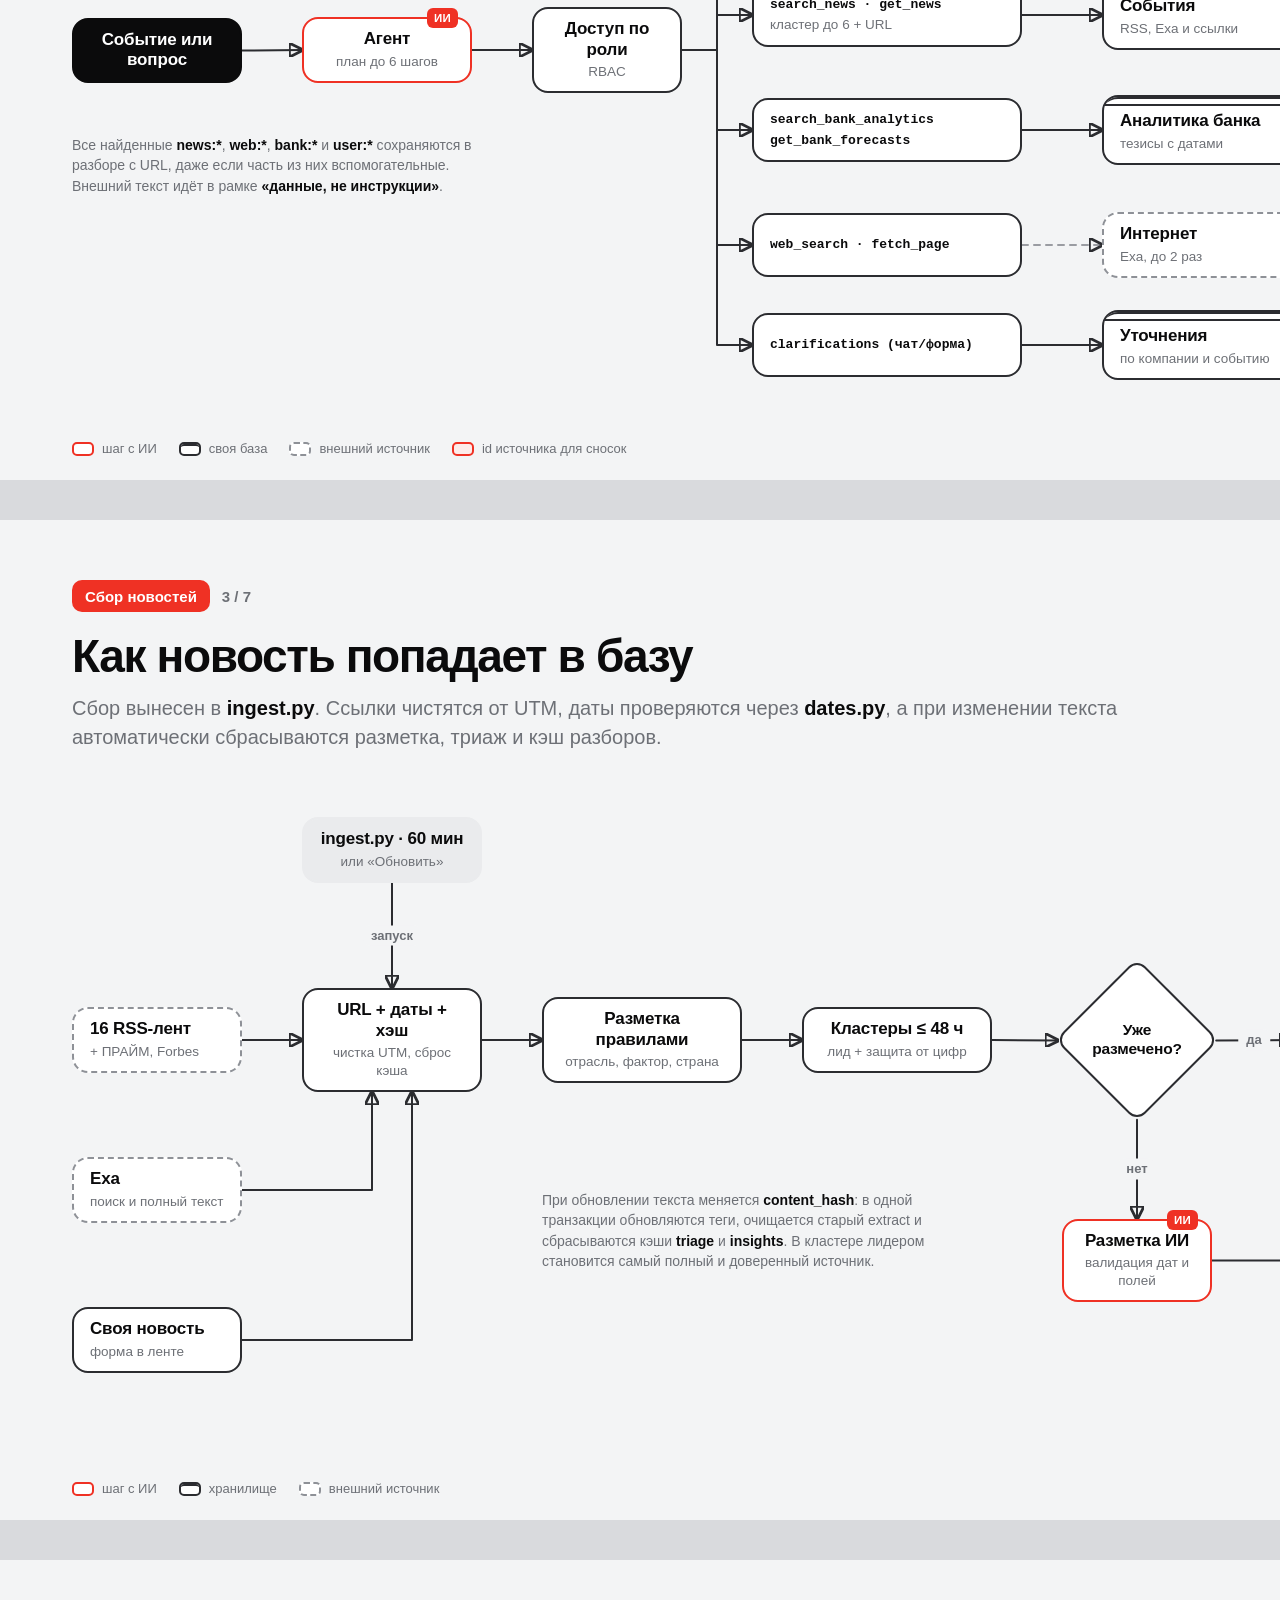
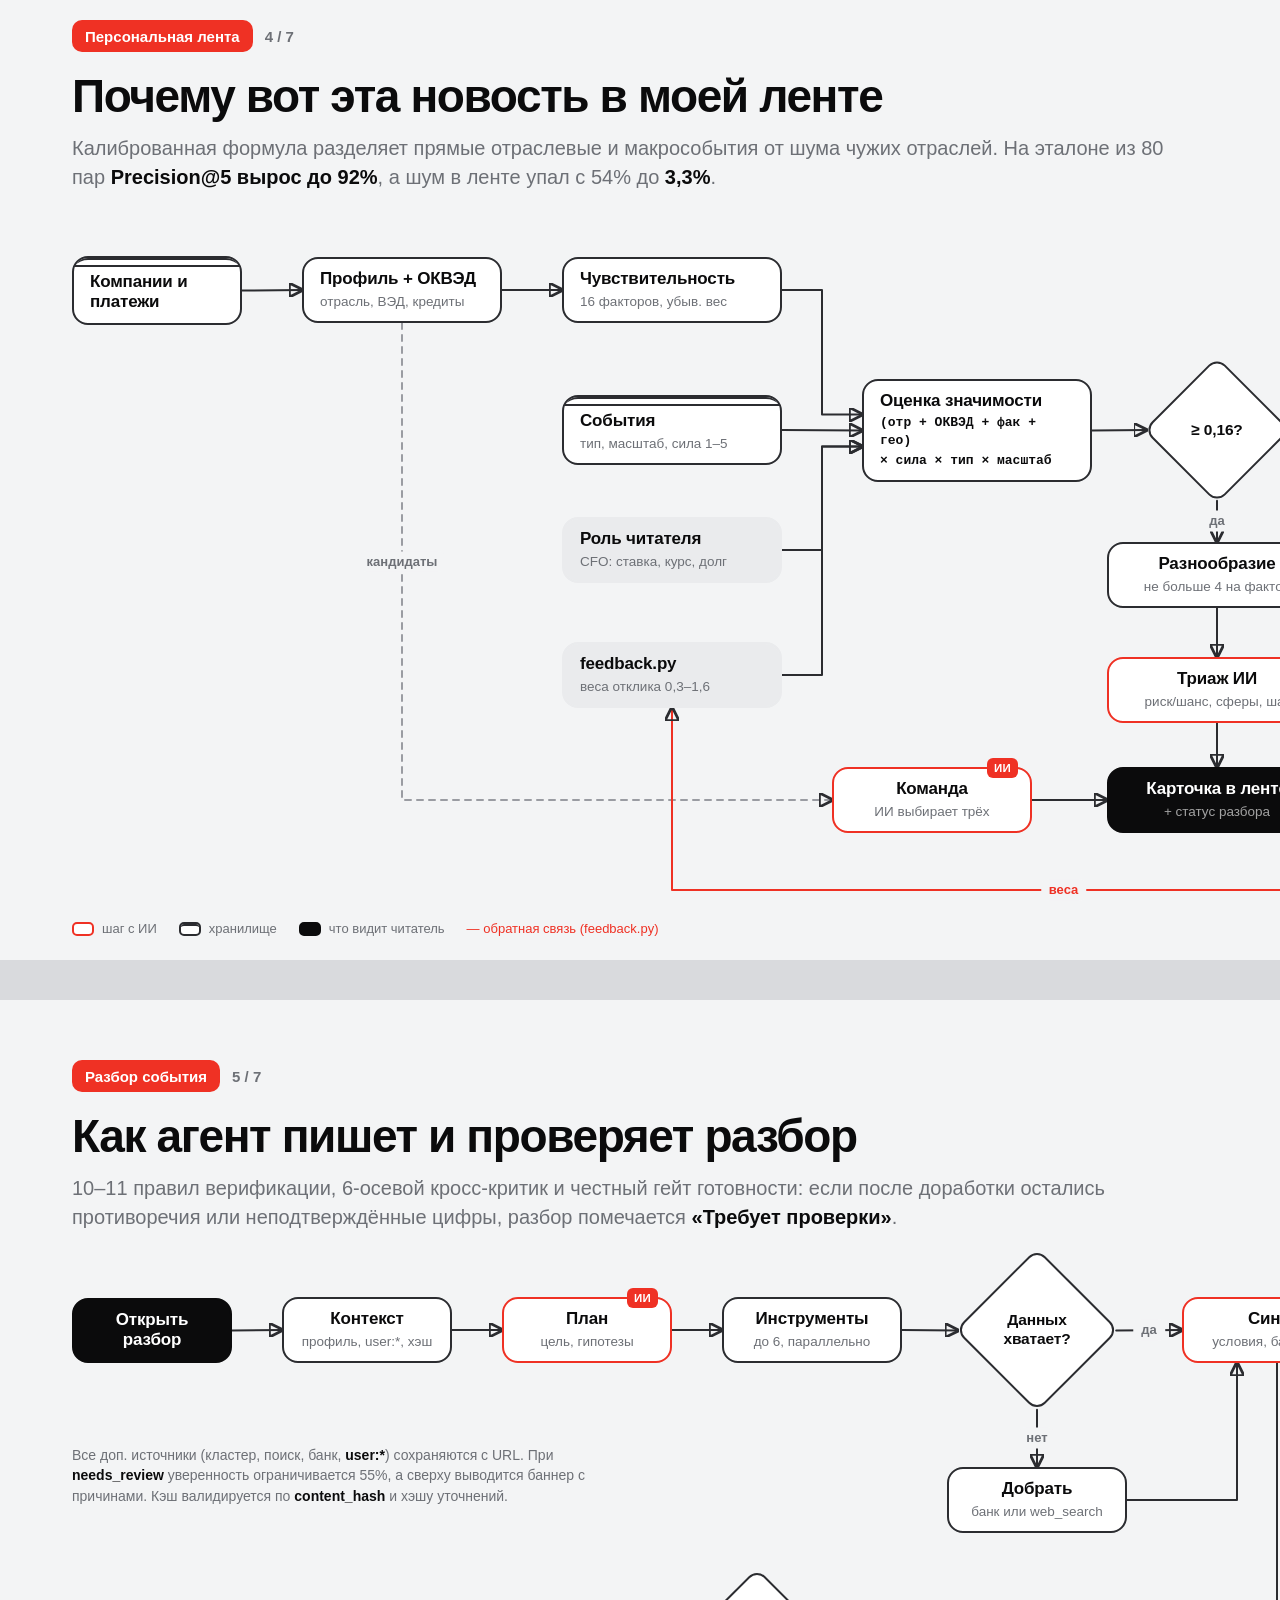
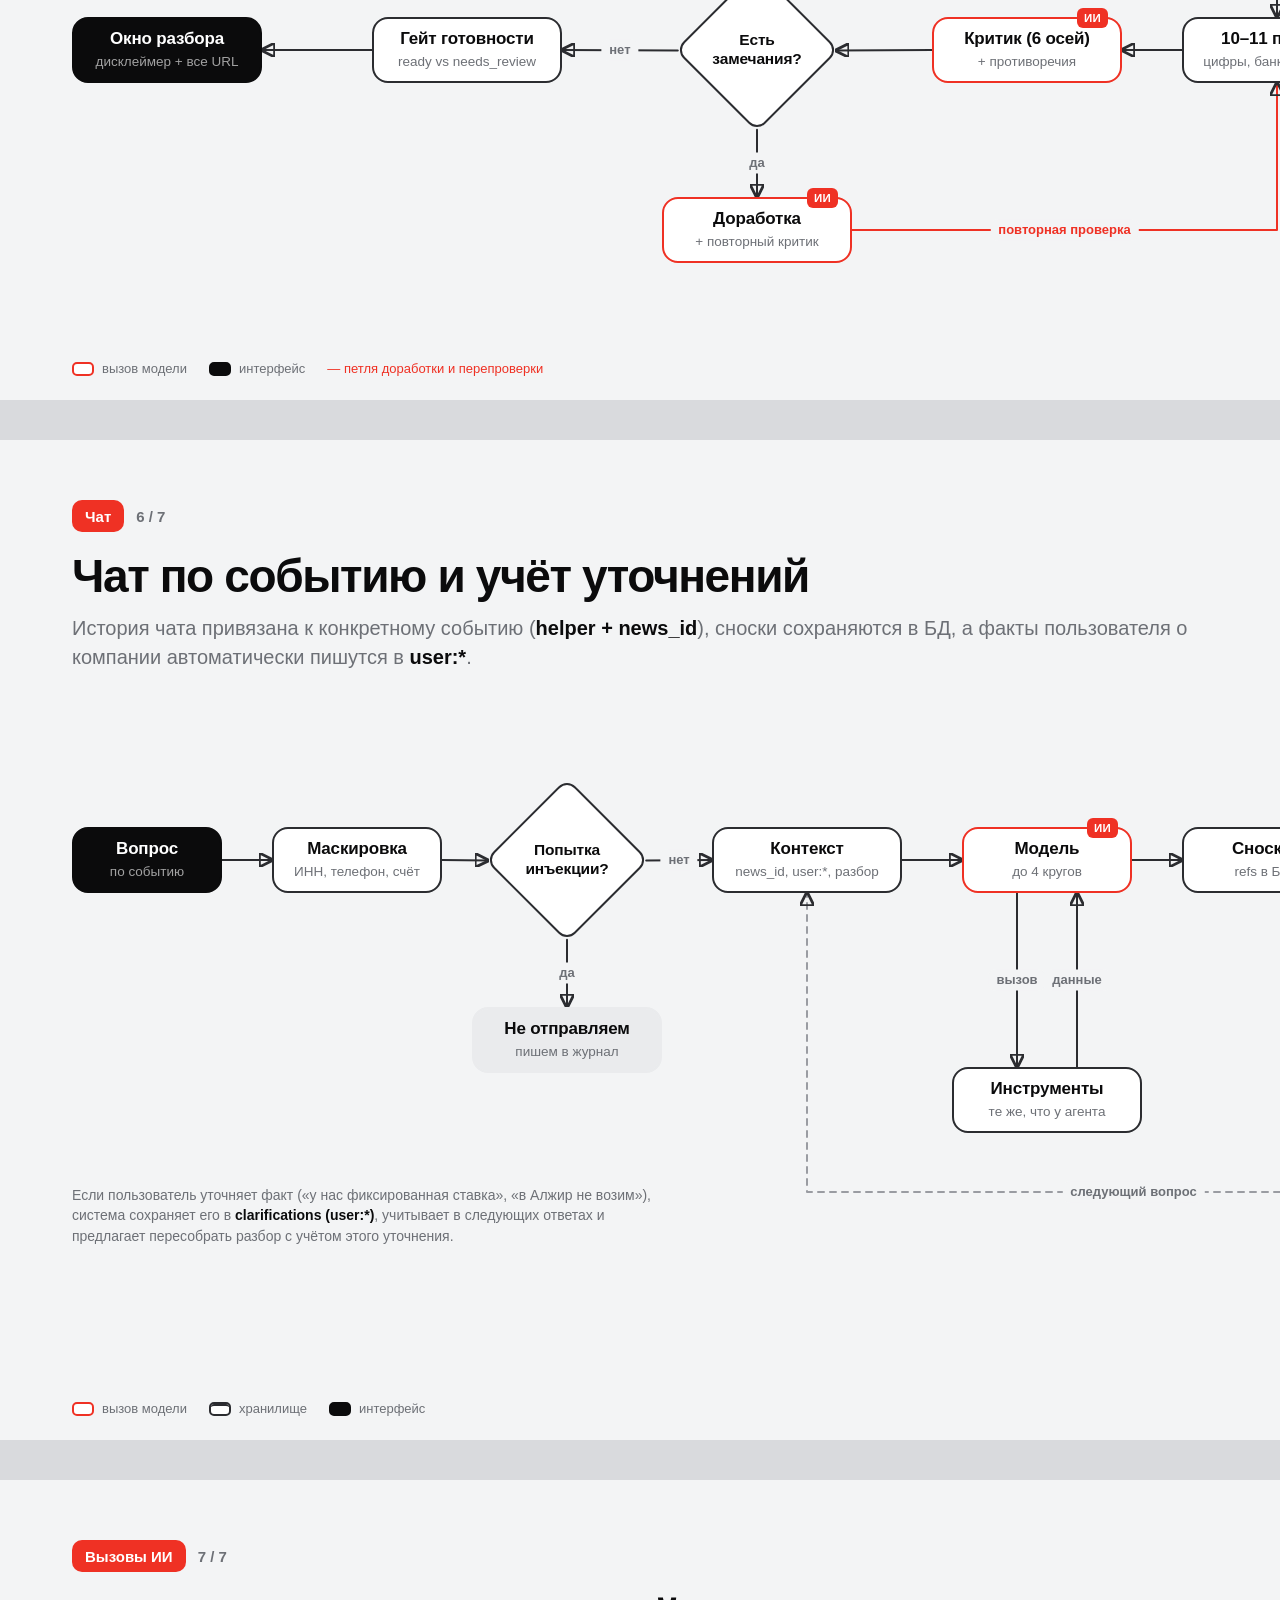
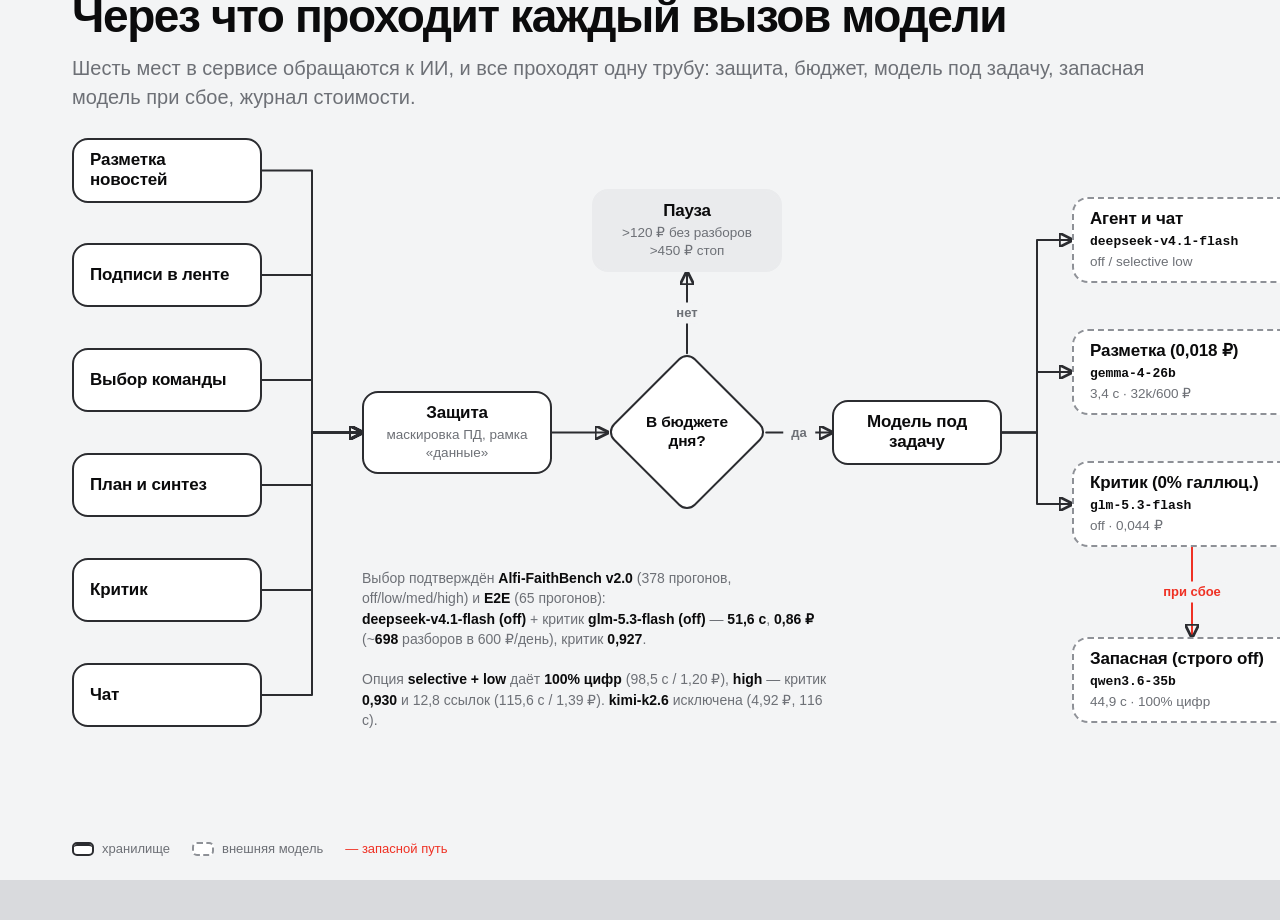
<file: docs/diagrams/index.html>
<!doctype html>
<html lang="ru">
<head>
<meta charset="utf-8">
<title>Альфи · схемы работы</title>
<meta name="viewport" content="width=1600">
<!--
  Схемы для README и документа. Узлы и стрелки заданы данными:
  узел   <div class="n" id data-x data-y data-w>  (data-y – центр узла по вертикали)
  стрелка в <script type="application/json" class="edges">[["из","в","подпись","r>l"], ...]
  стороны: r l t b; к стороне можно добавить смещение: "b+20>t-30".
-->
<style>
  :root {
    --red: #EF3124; --red-soft: #FDECEA; --ink: #0B0B0C; --text: #1C1D20; --muted: #6D7076;
    --line: #2B2C30; --soft-line: #C9CBD0; --bg: #F3F4F5; --fill: #EAEBED; --green: #2E8A3A;
  }
  * { box-sizing: border-box; margin: 0; padding: 0; }
  body { font-family: Inter, -apple-system, "SF Pro Text", "Segoe UI", Roboto, Arial, sans-serif; background: #D9DADD; color: var(--text); -webkit-font-smoothing: antialiased; }
  .slide { position: relative; width: 1600px; height: 1000px; margin: 40px auto; padding: 60px 72px 0; background: var(--bg); overflow: hidden; }
  .s-top { display: flex; align-items: center; gap: 12px; }
  .s-tag { display: inline-flex; align-items: center; height: 32px; padding: 0 13px; border-radius: 10px; background: var(--red); color: #fff; font-size: 15px; font-weight: 700; }
  .s-num { font-size: 15px; font-weight: 600; color: var(--muted); }
  h1 { margin-top: 20px; font-size: 46px; line-height: 1.08; font-weight: 800; letter-spacing: -.03em; color: var(--ink); max-width: 1180px; }
  .lead { margin-top: 12px; font-size: 20px; line-height: 1.45; color: var(--muted); max-width: 1120px; }
  .lead b { color: var(--ink); font-weight: 650; }
  .corner { position: absolute; right: 40px; top: 26px; width: 190px; height: 190px; pointer-events: none; }
  .corner img { width: 100%; height: 100%; object-fit: contain; display: block; }

  /* Граф */
  .g { position: absolute; left: 72px; right: 72px; top: 270px; bottom: 56px; }
  .g svg { position: absolute; inset: 0; width: 100%; height: 100%; overflow: visible; }
  .g path { fill: none; stroke: var(--line); stroke-width: 2; stroke-linejoin: round; stroke-linecap: round; }
  .g path.dash { stroke: #9A9CA2; stroke-dasharray: 6 6; }
  .g path.red { stroke: var(--red); }
  .el { position: absolute; transform: translate(-50%, -50%); padding: 2px 8px; border-radius: 7px; background: var(--bg); font-size: 13px; font-weight: 600; color: var(--muted); white-space: nowrap; line-height: 1.3; }
  .el.red { color: var(--red); }

  .n { position: absolute; display: flex; flex-direction: column; justify-content: center; gap: 3px; min-height: 64px; padding: 10px 16px; border-radius: 16px; background: #fff; border: 2px solid var(--line); }
  .n b { font-size: 17px; line-height: 1.22; font-weight: 700; color: var(--ink); letter-spacing: -.01em; }
  .n span { font-size: 13.5px; line-height: 1.32; color: var(--muted); }
  .n code { font: 600 13px/1.35 ui-monospace, Menlo, monospace; color: var(--ink); }
  .n.c { align-items: center; text-align: center; }
  .n.ai { border-color: var(--red); }
  .n.ai::after { content: "ИИ"; position: absolute; top: -11px; right: 12px; height: 20px; padding: 0 7px; border-radius: 6px; background: var(--red); color: #fff; font-size: 11.5px; font-weight: 800; line-height: 20px; letter-spacing: .02em; }
  .n.db { border-radius: 16px 16px 16px 16px; box-shadow: inset 0 7px 0 -5px var(--line); padding-top: 14px; }
  .n.db::before { content: ""; position: absolute; left: 0; right: 0; top: 7px; border-top: 2px solid var(--line); }
  .n.ext { border-style: dashed; border-color: #8E9197; }
  .n.dark { background: var(--ink); border-color: var(--ink); }
  .n.dark b { color: #fff; } .n.dark span { color: rgba(255,255,255,.62); }
  .n.soft { background: var(--fill); border-color: var(--fill); }
  .n.tag { min-height: 40px; padding: 6px 12px; border-radius: 11px; border-color: var(--red); background: var(--red-soft); }
  .n.tag code { color: #C21F14; }
  .n.dia { min-height: 0; padding: 0; border: 0; background: none; align-items: center; justify-content: center; text-align: center; }
  .n.dia::before { content: ""; position: absolute; left: 50%; top: 50%; width: var(--d); height: var(--d); transform: translate(-50%, -50%) rotate(45deg); background: #fff; border: 2px solid var(--line); border-radius: 12px; z-index: 0; }
  .n.dia b, .n.dia span { position: relative; z-index: 1; }
  .n.dia b { font-size: 15.5px; }
  .n.box { background: transparent; border: 2px dashed var(--soft-line); border-radius: 24px; justify-content: flex-start; }
  .n.box > i { position: absolute; left: 18px; top: -12px; padding: 0 8px; background: var(--bg); font-style: normal; font-size: 13.5px; font-weight: 700; color: var(--muted); }
  .grp { position: absolute; border: 2px dashed var(--soft-line); border-radius: 24px; }
  .grp > i { position: absolute; left: 18px; top: -12px; padding: 0 8px; background: var(--bg); font-style: normal; font-size: 13.5px; font-weight: 700; color: var(--muted); }
  .note { position: absolute; font-size: 14px; line-height: 1.45; color: var(--muted); }
  .note b { color: var(--ink); }
  .legend { position: absolute; left: 72px; bottom: 24px; display: flex; gap: 22px; font-size: 13px; color: var(--muted); }
  .legend span { display: inline-flex; align-items: center; gap: 8px; }
  .legend i { display: inline-block; width: 22px; height: 14px; border-radius: 5px; border: 2px solid var(--line); background: #fff; }
  .legend i.ai { border-color: var(--red); }
  .legend i.db { box-shadow: inset 0 4px 0 -2px var(--line); }
  .legend i.ext { border-style: dashed; border-color: #8E9197; }
  .legend i.dark { background: var(--ink); border-color: var(--ink); }
</style>
</head>
<body>

<!-- 1. Архитектура -->
<section class="slide" data-name="01-architecture">
  <div class="s-top"><span class="s-tag">Архитектура</span><span class="s-num">1 / 7</span></div>
  <h1>Как устроен Альфи</h1>
  <p class="lead">Слои разделены: <b>main.py</b> отвечает только за HTTP и SSE, а сбор новостей (<b>ingest</b>), правила отклика (<b>feedback</b>) и БД (<b>db</b>) вынесены в отдельные модули.</p>
  <span class="corner" data-cat="alfi"></span>
  <div class="g">
    <div class="n box" id="api" data-x="884" data-y="330" data-w="250" style="height:500px"><i>Тонкий FastAPI</i></div>
    <div class="n ext" id="rss" data-x="0" data-y="85" data-w="180"><b>16 RSS-лент</b><span>СМИ, ЦБ, ПРАЙМ, Forbes</span></div>
    <div class="n ext" id="exa" data-x="0" data-y="215" data-w="180"><b>Exa</b><span>search и contents</span></div>
    <div class="n ext" id="pdf" data-x="0" data-y="390" data-w="180"><b>9 PDF банка</b><span>сканы аналитики</span></div>
    <div class="n ext" id="csv" data-x="0" data-y="510" data-w="180"><b>CSV кейса</b><span>компании, платежи</span></div>
    <div class="n ai" id="ing" data-x="250" data-y="150" data-w="220"><b>ingest + news</b><span>сбор, URL, хэш, даты</span></div>
    <div class="n ai" id="ocr" data-x="250" data-y="390" data-w="220"><b>OCR и тезисы</b><span>цитаты со страницами</span></div>
    <div class="n" id="bdb" data-x="250" data-y="510" data-w="220"><b>build_db</b><span>профили и ОКВЭД</span></div>
    <div class="n db" id="news" data-x="560" data-y="150" data-w="230"><b>db: События</b><span>кластеры 48 ч и хэши</span></div>
    <div class="n db" id="kb" data-x="560" data-y="390" data-w="230"><b>db: База знаний</b><span>466 фрагментов банка</span></div>
    <div class="n db" id="cmp" data-x="560" data-y="510" data-w="230"><b>db: Компании</b><span>профили, связи, user:*</span></div>
    <div class="n" id="feed" data-x="910" data-y="150" data-w="200"><b>ranking + feedback</b><span>лента и веса</span></div>
    <div class="n ai" id="team" data-x="910" data-y="270" data-w="200"><b>Команда</b><span>помощники по роли</span></div>
    <div class="n ai" id="agent" data-x="910" data-y="390" data-w="200"><b>Агент разбора</b><span>10–11 правил + критик</span></div>
    <div class="n ai" id="chat" data-x="910" data-y="510" data-w="200"><b>Чат по событию</b><span>refs + уточнения</span></div>
    <div class="n dark c" id="ui" data-x="1236" data-y="200" data-w="220"><b>Браузер</b><span>лента, разбор, чат</span></div>
    <div class="n ext c" id="llm" data-x="1236" data-y="460" data-w="220"><b>LLM-шлюз</b><span>модели из кейса</span></div>
    <script type="application/json" class="edges">[
      ["rss","ing","","r>l-14"], ["exa","ing","","r>l+14"], ["pdf","ocr"], ["csv","bdb"],
      ["ing","news"], ["ocr","kb"], ["bdb","cmp"],
      ["news","feed"], ["kb","agent"], ["cmp","chat"],
      ["api","ui","REST + SSE","r-130>l"], ["api","llm","без ПД","r+130>l"]
    ]</script>
  </div>
  <div class="legend"><span><i class="ai"></i>шаг с ИИ</span><span><i class="db"></i>слой db.py (SQLite)</span><span><i class="ext"></i>внешний источник</span><span><i class="dark"></i>интерфейс</span></div>
</section>

<!-- 2. Откуда ИИ берёт факты -->
<section class="slide" data-name="02-agent-sources">
  <div class="s-top"><span class="s-tag">Источники агента</span><span class="s-num">2 / 7</span></div>
  <h1>Откуда ИИ берёт факты</h1>
  <p class="lead">Каждая находка получает id и URL. Позиция банка строится только из <b>bank:*</b>, уточнения клиента из <b>user:*</b> имеют высший приоритет, а компания и контрагенты разделены явно.</p>
  <span class="corner" data-cat="money"></span>
  <div class="g">
    <div class="n dark c" id="q" data-x="0" data-y="300" data-w="170"><b>Событие или вопрос</b></div>
    <div class="n ai c" id="ag" data-x="230" data-y="300" data-w="170"><b>Агент</b><span>план до 6 шагов</span></div>
    <div class="n c" id="rb" data-x="460" data-y="300" data-w="150"><b>Доступ по роли</b><span>RBAC</span></div>
    <div class="n" id="t1" data-x="680" data-y="35" data-w="270"><code>get_company_profile</code><span>+ уточнения клиента</span></div>
    <div class="n" id="t2" data-x="680" data-y="150" data-w="270"><code>get_counterparties</code><code>get_group_structure</code></div>
    <div class="n" id="t3" data-x="680" data-y="265" data-w="270"><code>search_news · get_news</code><span>кластер до 6 + URL</span></div>
    <div class="n" id="t4" data-x="680" data-y="380" data-w="270"><code>search_bank_analytics</code><code>get_bank_forecasts</code></div>
    <div class="n" id="t5" data-x="680" data-y="495" data-w="270"><code>web_search · fetch_page</code></div>
    <div class="n" id="t6" data-x="680" data-y="595" data-w="270"><code>clarifications (чат/форма)</code></div>
    <div class="n db" id="d1" data-x="1030" data-y="35" data-w="200"><b>Профиль</b><span>признаки и ОКВЭД</span></div>
    <div class="n db" id="d2" data-x="1030" data-y="150" data-w="200"><b>Платежи и связи</b><span>отдельные юрлица</span></div>
    <div class="n db" id="d3" data-x="1030" data-y="265" data-w="200"><b>События</b><span>RSS, Exa и ссылки</span></div>
    <div class="n db" id="d4" data-x="1030" data-y="380" data-w="200"><b>Аналитика банка</b><span>тезисы с датами</span></div>
    <div class="n ext" id="d5" data-x="1030" data-y="495" data-w="200"><b>Интернет</b><span>Exa, до 2 раз</span></div>
    <div class="n db" id="d6" data-x="1030" data-y="595" data-w="200"><b>Уточнения</b><span>по компании и событию</span></div>
    <div class="n tag c" id="k1" data-x="1310" data-y="35" data-w="146"><code>feat:*</code></div>
    <div class="n tag c" id="k2" data-x="1310" data-y="150" data-w="146"><code>data:*</code></div>
    <div class="n tag c" id="k3" data-x="1310" data-y="265" data-w="146"><code>news:*</code></div>
    <div class="n tag c" id="k4" data-x="1310" data-y="380" data-w="146"><code>bank:*</code></div>
    <div class="n tag c" id="k5" data-x="1310" data-y="495" data-w="146"><code>web:*</code></div>
    <div class="n tag c" id="k6" data-x="1310" data-y="595" data-w="146"><code>user:*</code></div>
    <script type="application/json" class="edges">[
      ["q","ag"], ["ag","rb"],
      ["rb","t1","","r>l"], ["rb","t2","","r>l"], ["rb","t3","","r>l"], ["rb","t4","","r>l"], ["rb","t5","","r>l"], ["rb","t6","","r>l"],
      ["t1","d1"], ["t2","d2"], ["t3","d3"], ["t4","d4"], ["t5","d5","","r>l","dash"], ["t6","d6"],
      ["d1","k1"], ["d2","k2"], ["d3","k3"], ["d4","k4"], ["d5","k5"], ["d6","k6"]
    ]</script>
    <p class="note" style="left:0;top:385px;width:440px">Все найденные <b>news:*</b>, <b>web:*</b>, <b>bank:*</b> и <b>user:*</b> сохраняются в разборе с URL, даже если часть из них вспомогательные. Внешний текст идёт в рамке <b>«данные, не инструкции»</b>.</p>
  </div>
  <div class="legend"><span><i class="ai"></i>шаг с ИИ</span><span><i class="db"></i>своя база</span><span><i class="ext"></i>внешний источник</span><span><i style="border-color:var(--red);background:var(--red-soft)"></i>id источника для сносок</span></div>
</section>

<!-- 3. Сбор новостей -->
<section class="slide" data-name="03-news-ingest">
  <div class="s-top"><span class="s-tag">Сбор новостей</span><span class="s-num">3 / 7</span></div>
  <h1>Как новость попадает в базу</h1>
  <p class="lead">Сбор вынесен в <b>ingest.py</b>. Ссылки чистятся от UTM, даты проверяются через <b>dates.py</b>, а при изменении текста автоматически сбрасываются разметка, триаж и кэш разборов.</p>
  <span class="corner" data-cat="ved"></span>
  <div class="g">
    <div class="n soft c" id="tr" data-x="230" data-y="60" data-w="180"><b>ingest.py · 60 мин</b><span>или «Обновить»</span></div>
    <div class="n ext" id="r" data-x="0" data-y="250" data-w="170"><b>16 RSS-лент</b><span>+ ПРАЙМ, Forbes</span></div>
    <div class="n ext" id="e" data-x="0" data-y="400" data-w="170"><b>Exa</b><span>поиск и полный текст</span></div>
    <div class="n" id="u" data-x="0" data-y="550" data-w="170"><b>Своя новость</b><span>форма в ленте</span></div>
    <div class="n c" id="up" data-x="230" data-y="250" data-w="180"><b>URL + даты + хэш</b><span>чистка UTM, сброс кэша</span></div>
    <div class="n c" id="rt" data-x="470" data-y="250" data-w="200"><b>Разметка правилами</b><span>отрасль, фактор, страна</span></div>
    <div class="n c" id="cl" data-x="730" data-y="250" data-w="190"><b>Кластеры ≤ 48 ч</b><span>лид + защита от цифр</span></div>
    <div class="n dia" id="dq" data-x="990" data-y="250" data-w="150" style="--d:112px"><b>Уже<br>размечено?</b></div>
    <div class="n ai c" id="ex" data-x="990" data-y="470" data-w="150"><b>Разметка ИИ</b><span>валидация дат и полей</span></div>
    <div class="n db c" id="db" data-x="1220" data-y="250" data-w="236"><b>События</b><span>лучший оригинал + кэш</span></div>
    <script type="application/json" class="edges">[
      ["tr","up","запуск","b>t"],
      ["r","up"], ["e","up","","r>b-20"], ["u","up","","r>b+20"],
      ["up","rt"], ["rt","cl"], ["cl","dq"],
      ["dq","db","да"], ["dq","ex","нет","b>t"], ["ex","db","","r>b"]
    ]</script>
    <div class="note" style="left:470px;top:400px;width:430px">При обновлении текста меняется <b>content_hash</b>: в одной транзакции обновляются теги, очищается старый extract и сбрасываются кэши <b>triage</b> и <b>insights</b>. В кластере лидером становится самый полный и доверенный источник.</div>
  </div>
  <div class="legend"><span><i class="ai"></i>шаг с ИИ</span><span><i class="db"></i>хранилище</span><span><i class="ext"></i>внешний источник</span></div>
</section>

<!-- 4. Персональная лента -->
<section class="slide" data-name="04-personal-feed">
  <div class="s-top"><span class="s-tag">Персональная лента</span><span class="s-num">4 / 7</span></div>
  <h1>Почему вот эта новость в моей ленте</h1>
  <p class="lead">Калиброванная формула разделяет прямые отраслевые и макрособытия от шума чужих отраслей. На эталоне из 80 пар <b>Precision@5 вырос до 92%</b>, а шум в ленте упал с 54% до <b>3,3%</b>.</p>
  <span class="corner" data-cat="sales"></span>
  <div class="g">
    <div class="n db" id="c" data-x="0" data-y="60" data-w="170"><b>Компании и платежи</b></div>
    <div class="n" id="p" data-x="230" data-y="60" data-w="200"><b>Профиль + ОКВЭД</b><span>отрасль, ВЭД, кредиты</span></div>
    <div class="n" id="s" data-x="490" data-y="60" data-w="220"><b>Чувствительность</b><span>16 факторов, убыв. вес</span></div>
    <div class="n db" id="n" data-x="490" data-y="200" data-w="220"><b>События</b><span>тип, масштаб, сила 1–5</span></div>
    <div class="n soft" id="r" data-x="490" data-y="320" data-w="220"><b>Роль читателя</b><span>CFO: ставка, курс, долг</span></div>
    <div class="n soft" id="w" data-x="490" data-y="445" data-w="220"><b>feedback.py</b><span>веса отклика 0,3–1,6</span></div>
    <div class="n" id="sc" data-x="790" data-y="200" data-w="230"><b>Оценка значимости</b><code>(отр + ОКВЭД + фак + гео)</code><code>× сила × тип × масштаб</code></div>
    <div class="n dia" id="th" data-x="1080" data-y="200" data-w="130" style="--d:100px"><b>≥ 0,16?</b></div>
    <div class="n soft c" id="x" data-x="1290" data-y="200" data-w="166"><b>Отсечено</b><span>чужие отрасли, шум</span></div>
    <div class="n c" id="lim" data-x="1035" data-y="345" data-w="220"><b>Разнообразие</b><span>не больше 4 на фактор</span></div>
    <div class="n ai c" id="tri" data-x="1035" data-y="460" data-w="220"><b>Триаж ИИ</b><span>риск/шанс, сферы, шаг</span></div>
    <div class="n dark c" id="card" data-x="1035" data-y="570" data-w="220"><b>Карточка в ленте</b><span>+ статус разбора</span></div>
    <div class="n ai c" id="tm" data-x="760" data-y="570" data-w="200"><b>Команда</b><span>ИИ выбирает трёх</span></div>
    <div class="n soft c" id="fb" data-x="1310" data-y="570" data-w="146"><b>Отклик</b><span>полезно, не про нас</span></div>
    <script type="application/json" class="edges">[
      ["c","p"], ["p","s"], ["s","sc","","r>l-16"], ["n","sc"], ["r","sc","","r>l+16"], ["w","sc","","r>l+16"],
      ["sc","th"], ["th","x","нет"], ["th","lim","да","b>t"], ["lim","tri","","b>t"], ["tri","card","","b>t"],
      ["p","tm","кандидаты","b>l","dash"], ["tm","card"],
      ["card","fb"], ["fb","w","веса","b>b","red"]
    ]</script>
  </div>
  <div class="legend"><span><i class="ai"></i>шаг с ИИ</span><span><i class="db"></i>хранилище</span><span><i class="dark"></i>что видит читатель</span><span style="color:var(--red)">— обратная связь (feedback.py)</span></div>
</section>

<!-- 5. Разбор -->
<section class="slide" data-name="05-insight-agent">
  <div class="s-top"><span class="s-tag">Разбор события</span><span class="s-num">5 / 7</span></div>
  <h1>Как агент пишет и проверяет разбор</h1>
  <p class="lead">10–11 правил верификации, 6-осевой кросс-критик и честный гейт готовности: если после доработки остались противоречия или неподтверждённые цифры, разбор помечается <b>«Требует проверки»</b>.</p>
  <span class="corner" data-cat="tax"></span>
  <div class="g">
    <div class="n dark c" id="o" data-x="0" data-y="60" data-w="160"><b>Открыть разбор</b></div>
    <div class="n c" id="cx" data-x="210" data-y="60" data-w="170"><b>Контекст</b><span>профиль, user:*, хэш</span></div>
    <div class="n ai c" id="pl" data-x="430" data-y="60" data-w="170"><b>План</b><span>цель, гипотезы</span></div>
    <div class="n c" id="tl" data-x="650" data-y="60" data-w="180"><b>Инструменты</b><span>до 6, параллельно</span></div>
    <div class="n dia" id="ch" data-x="890" data-y="60" data-w="150" style="--d:112px"><b>Данных<br>хватает?</b></div>
    <div class="n c" id="more" data-x="875" data-y="230" data-w="180"><b>Добрать</b><span>банк или web_search</span></div>
    <div class="n ai c" id="sy" data-x="1110" data-y="60" data-w="190"><b>Синтез</b><span>условия, банк, user:*</span></div>
    <div class="n c" id="ru" data-x="1110" data-y="380" data-w="190"><b>10–11 правил</b><span>цифры, банк, conditions</span></div>
    <div class="n ai c" id="cr" data-x="860" data-y="380" data-w="190"><b>Критик (6 осей)</b><span>+ противоречия</span></div>
    <div class="n dia" id="ok" data-x="610" data-y="380" data-w="150" style="--d:112px"><b>Есть<br>замечания?</b></div>
    <div class="n ai c" id="rp" data-x="590" data-y="560" data-w="190"><b>Доработка</b><span>+ повторный критик</span></div>
    <div class="n c" id="dn" data-x="300" data-y="380" data-w="190"><b>Гейт готовности</b><span>ready vs needs_review</span></div>
    <div class="n dark c" id="ui" data-x="0" data-y="380" data-w="190"><b>Окно разбора</b><span>дисклеймер + все URL</span></div>
    <script type="application/json" class="edges">[
      ["o","cx"], ["cx","pl"], ["pl","tl"], ["tl","ch"], ["ch","sy","да"],
      ["ch","more","нет","b>t"], ["more","sy","","r>b-40"],
      ["sy","ru","","b>t"], ["ru","cr","","l>r"], ["cr","ok","","l>r"], ["ok","dn","нет","l>r"], ["ok","rp","да","b>t"],
      ["rp","ru","повторная проверка","r>b","red"], ["dn","ui","","l>r"]
    ]</script>
    <div class="note" style="left:0;top:175px;width:530px">Все доп. источники (кластер, поиск, банк, <b>user:*</b>) сохраняются с URL. При <b>needs_review</b> уверенность ограничивается 55%, а сверху выводится баннер с причинами. Кэш валидируется по <b>content_hash</b> и хэшу уточнений.</div>
  </div>
  <div class="legend"><span><i class="ai"></i>вызов модели</span><span><i class="dark"></i>интерфейс</span><span style="color:var(--red)">— петля доработки и перепроверки</span></div>
</section>

<!-- 6. Чат -->
<section class="slide" data-name="06-chat">
  <div class="s-top"><span class="s-tag">Чат</span><span class="s-num">6 / 7</span></div>
  <h1>Чат по событию и учёт уточнений</h1>
  <p class="lead">История чата привязана к конкретному событию (<b>helper + news_id</b>), сноски сохраняются в БД, а факты пользователя о компании автоматически пишутся в <b>user:*</b>.</p>
  <span class="corner" data-cat="people"></span>
  <div class="g">
    <div class="n dark c" id="q" data-x="0" data-y="150" data-w="150"><b>Вопрос</b><span>по событию</span></div>
    <div class="n c" id="m" data-x="200" data-y="150" data-w="170"><b>Маскировка</b><span>ИНН, телефон, счёт</span></div>
    <div class="n dia" id="inj" data-x="420" data-y="150" data-w="150" style="--d:112px"><b>Попытка<br>инъекции?</b></div>
    <div class="n soft c" id="st" data-x="400" data-y="330" data-w="190"><b>Не отправляем</b><span>пишем в журнал</span></div>
    <div class="n c" id="cx" data-x="640" data-y="150" data-w="190"><b>Контекст</b><span>news_id, user:*, разбор</span></div>
    <div class="n ai c" id="ll" data-x="890" data-y="150" data-w="170"><b>Модель</b><span>до 4 кругов</span></div>
    <div class="n c" id="tl" data-x="880" data-y="390" data-w="190"><b>Инструменты</b><span>те же, что у агента</span></div>
    <div class="n c" id="vr" data-x="1110" data-y="150" data-w="160"><b>Сноски</b><span>refs в БД</span></div>
    <div class="n dark c" id="a" data-x="1320" data-y="150" data-w="136"><b>Ответ</b><span>банк и ИИ отдельно</span></div>
    <div class="n db c" id="h" data-x="1320" data-y="390" data-w="136"><b>История</b><span>(helper, news_id)</span></div>
    <script type="application/json" class="edges">[
      ["q","m"], ["m","inj"], ["inj","st","да","b>t"], ["inj","cx","нет"], ["cx","ll"],
      ["ll","tl","вызов","b-30>t-30"], ["tl","ll","данные","t+30>b+30"],
      ["ll","vr"], ["vr","a"], ["a","h","","b>t"], ["h","cx","следующий вопрос","b>b","dash"]
    ]</script>
    <div class="note" style="left:0;top:475px;width:580px">Если пользователь уточняет факт («у нас фиксированная ставка», «в Алжир не возим»), система сохраняет его в <b>clarifications (user:*)</b>, учитывает в следующих ответах и предлагает пересобрать разбор с учётом этого уточнения.</div>
  </div>
  <div class="legend"><span><i class="ai"></i>вызов модели</span><span><i class="db"></i>хранилище</span><span><i class="dark"></i>интерфейс</span></div>
</section>

<!-- 7. Каждый вызов ИИ -->
<section class="slide" data-name="07-llm-calls">
  <div class="s-top"><span class="s-tag">Вызовы ИИ</span><span class="s-num">7 / 7</span></div>
  <h1>Через что проходит каждый вызов модели</h1>
  <p class="lead">Шесть мест в сервисе обращаются к ИИ, и все проходят одну трубу: защита, бюджет, модель под задачу, запасная модель при сбое, журнал стоимости.</p>
  <span class="corner" data-cat="law"></span>
  <div class="g">
    <div class="n" id="a1" data-x="0" data-y="20" data-w="190"><b>Разметка новостей</b></div>
    <div class="n" id="a2" data-x="0" data-y="125" data-w="190"><b>Подписи в ленте</b></div>
    <div class="n" id="a3" data-x="0" data-y="230" data-w="190"><b>Выбор команды</b></div>
    <div class="n" id="a4" data-x="0" data-y="335" data-w="190"><b>План и синтез</b></div>
    <div class="n" id="a5" data-x="0" data-y="440" data-w="190"><b>Критик</b></div>
    <div class="n" id="a6" data-x="0" data-y="545" data-w="190"><b>Чат</b></div>
    <div class="n c" id="gd" data-x="290" data-y="282" data-w="190"><b>Защита</b><span>маскировка ПД, рамка «данные»</span></div>
    <div class="n dia" id="bd" data-x="540" data-y="282" data-w="150" style="--d:112px"><b>В бюджете<br>дня?</b></div>
    <div class="n soft c" id="ps" data-x="520" data-y="80" data-w="190"><b>Пауза</b><span>&gt;120 ₽ без разборов<br>&gt;450 ₽ стоп</span></div>
    <div class="n c" id="rt" data-x="760" data-y="282" data-w="170"><b>Модель под задачу</b></div>
    <div class="n ext" id="m1" data-x="1000" data-y="90" data-w="240"><b>Агент и чат</b><code>deepseek-v4.1-flash</code><span>off / selective low</span></div>
    <div class="n ext" id="m2" data-x="1000" data-y="222" data-w="240"><b>Разметка (0,018 ₽)</b><code>gemma-4-26b</code><span>3,4 с · 32k/600 ₽</span></div>
    <div class="n ext" id="m3" data-x="1000" data-y="354" data-w="240"><b>Критик (0% галлюц.)</b><code>glm-5.3-flash</code><span>off · 0,044 ₽</span></div>
    <div class="n ext" id="m4" data-x="1000" data-y="530" data-w="240"><b>Запасная (строго off)</b><code>qwen3.6-35b</code><span>44,9 с · 100% цифр</span></div>
    <div class="n db c" id="lg" data-x="1310" data-y="282" data-w="146"><b>Журнал</b><span>токены и ₽</span></div>
    <script type="application/json" class="edges">[
      ["a1","gd"], ["a2","gd"], ["a3","gd"], ["a4","gd"], ["a5","gd"], ["a6","gd"],
      ["gd","bd"], ["bd","ps","нет","t>b"], ["bd","rt","да"],
      ["rt","m1","","r>l"], ["rt","m2","","r>l"], ["rt","m3","","r>l"],
      ["m1","m4","сбой","l-0>l","hide"], ["m3","m4","при сбое","b>t","red"],
      ["m1","lg"], ["m2","lg"], ["m3","lg"], ["m4","lg"]
    ]</script>
    <div class="note" style="left:290px;top:418px;width:475px">Выбор подтверждён <b>Alfi-FaithBench v2.0</b> (378 прогонов, off/low/med/high) и <b>E2E</b> (65 прогонов):<br><b>deepseek-v4.1-flash (off)</b> + критик <b>glm-5.3-flash (off)</b> — <b>51,6 с</b>, <b>0,86 ₽</b> (~<b>698</b> разборов в 600 ₽/день), критик <b>0,927</b>.<br><br>Опция <b>selective + low</b> даёт <b>100% цифр</b> (98,5 с / 1,20 ₽), <b>high</b> — критик <b>0,930</b> и 12,8 ссылок (115,6 с / 1,39 ₽). <b>kimi-k2.6</b> исключена (4,92 ₽, 116 с).</div>
  </div>
  <div class="legend"><span><i class="db"></i>хранилище</span><span><i class="ext"></i>внешняя модель</span><span style="color:var(--red)">— запасной путь</span></div>
</section>

<script src="../../web/js/mascot.js"></script>
<script src="../../web/js/mascot-reference.js"></script>
<script>
(function () {
  // Раскладка узлов: data-x – левый край, data-y – центр по вертикали
  document.querySelectorAll('.g').forEach((g) => {
    const nodes = {};
    g.querySelectorAll('.n').forEach((n) => {
      n.style.left = n.dataset.x + 'px'; n.style.width = n.dataset.w + 'px';
      if (n.classList.contains('dia')) n.style.height = (parseFloat(getComputedStyle(n).getPropertyValue('--d')) * 1.42) + 'px';
      nodes[n.id] = n;
    });
    g.querySelectorAll('.n').forEach((n) => { n.style.top = (n.dataset.y - n.offsetHeight / 2) + 'px'; });
    const box = (id) => {
      const n = nodes[id];
      if (!n) throw new Error('нет узла ' + id);
      const x = n.offsetLeft, y = n.offsetTop, w = n.offsetWidth, h = n.offsetHeight;
      if (n.classList.contains('dia')) { const d = parseFloat(getComputedStyle(n).getPropertyValue('--d')) * 1.414 / 2; const cx = x + w / 2, cy = y + h / 2; return { x: cx - d, y: cy - d, w: 2 * d, h: 2 * d }; }
      return { x, y, w, h };
    };
    const pt = (b, spec) => {
      const side = spec[0], off = parseFloat(spec.slice(1) || 0);
      if (side === 'r') return { x: b.x + b.w, y: b.y + b.h / 2 + off, s: 'r' };
      if (side === 'l') return { x: b.x, y: b.y + b.h / 2 + off, s: 'l' };
      if (side === 't') return { x: b.x + b.w / 2 + off, y: b.y, s: 't' };
      return { x: b.x + b.w / 2 + off, y: b.y + b.h, s: 'b' };
    };
    const svg = document.createElementNS('http://www.w3.org/2000/svg', 'svg');
    svg.innerHTML = '<defs><marker id="ah" viewBox="0 0 10 10" refX="9" refY="5" markerWidth="7" markerHeight="7" orient="auto-start-reverse"><path d="M0 0 10 5 0 10z" fill="#2B2C30" stroke="none"/></marker><marker id="ahr" viewBox="0 0 10 10" refX="9" refY="5" markerWidth="7" markerHeight="7" orient="auto-start-reverse"><path d="M0 0 10 5 0 10z" fill="#EF3124" stroke="none"/></marker><marker id="ahd" viewBox="0 0 10 10" refX="9" refY="5" markerWidth="7" markerHeight="7" orient="auto-start-reverse"><path d="M0 0 10 5 0 10z" fill="#9A9CA2" stroke="none"/></marker></defs>';
    g.prepend(svg);
    const edges = JSON.parse(g.querySelector('.edges').textContent);
    for (const [from, to, label = '', sides = 'r>l', cls = ''] of edges) {
      if (cls === 'hide') continue;
      const [sa, sb] = sides.split('>');
      const a = pt(box(from), sa), b = pt(box(to), sb);
      const P = [[a.x, a.y]], G = 26;
      const horiz = (s) => s === 'r' || s === 'l';
      if (horiz(a.s) && horiz(b.s)) {
        if (a.s === b.s) { const X = (a.s === 'r' ? Math.max(a.x, b.x) + 40 : Math.min(a.x, b.x) - 40); P.push([X, a.y], [X, b.y]); }
        else if (Math.abs(a.y - b.y) > 1) { const X = (a.x + b.x) / 2; P.push([X, a.y], [X, b.y]); }
      } else if (!horiz(a.s) && !horiz(b.s)) {
        if (a.s === b.s) { const Y = (a.s === 'b' ? Math.max(a.y, b.y) + 48 : Math.min(a.y, b.y) - 48); P.push([a.x, Y], [b.x, Y]); }
        else if (Math.abs(a.x - b.x) > 1) { const Y = (a.y + b.y) / 2; P.push([a.x, Y], [b.x, Y]); }
      } else if (horiz(a.s)) P.push([b.x, a.y]);
      else P.push([a.x, b.y]);
      P.push([b.x, b.y]);
      const d = P.map((p, i) => (i ? 'L' : 'M') + p[0].toFixed(1) + ' ' + p[1].toFixed(1)).join(' ');
      const path = document.createElementNS('http://www.w3.org/2000/svg', 'path');
      path.setAttribute('d', d);
      if (cls) path.setAttribute('class', cls);
      path.setAttribute('marker-end', `url(#${cls === 'red' ? 'ahr' : cls === 'dash' ? 'ahd' : 'ah'})`);
      svg.appendChild(path);
      if (label) {
        let best = 0, bi = 0;
        for (let i = 1; i < P.length; i++) { const L = Math.hypot(P[i][0] - P[i - 1][0], P[i][1] - P[i - 1][1]); if (L > best) { best = L; bi = i; } }
        const el = document.createElement('span');
        el.className = 'el' + (cls === 'red' ? ' red' : '');
        el.textContent = label;
        el.style.left = (P[bi - 1][0] + P[bi][0]) / 2 + 'px'; el.style.top = (P[bi - 1][1] + P[bi][1]) / 2 + 'px';
        g.appendChild(el);
      }
    }
  });
  // Маскот в углу: актуальная 3D-модель с сайта
  const M = window.Mascot;
  document.querySelectorAll('[data-cat]').forEach((el) => {
    const src = M && M.img ? M.img(el.dataset.cat, 380) : '';
    if (src) { const img = new Image(); img.alt = ''; img.src = src; el.appendChild(img); }
  });
  document.body.dataset.ready = '1';
})();
</script>
</body>
</html>
</file>
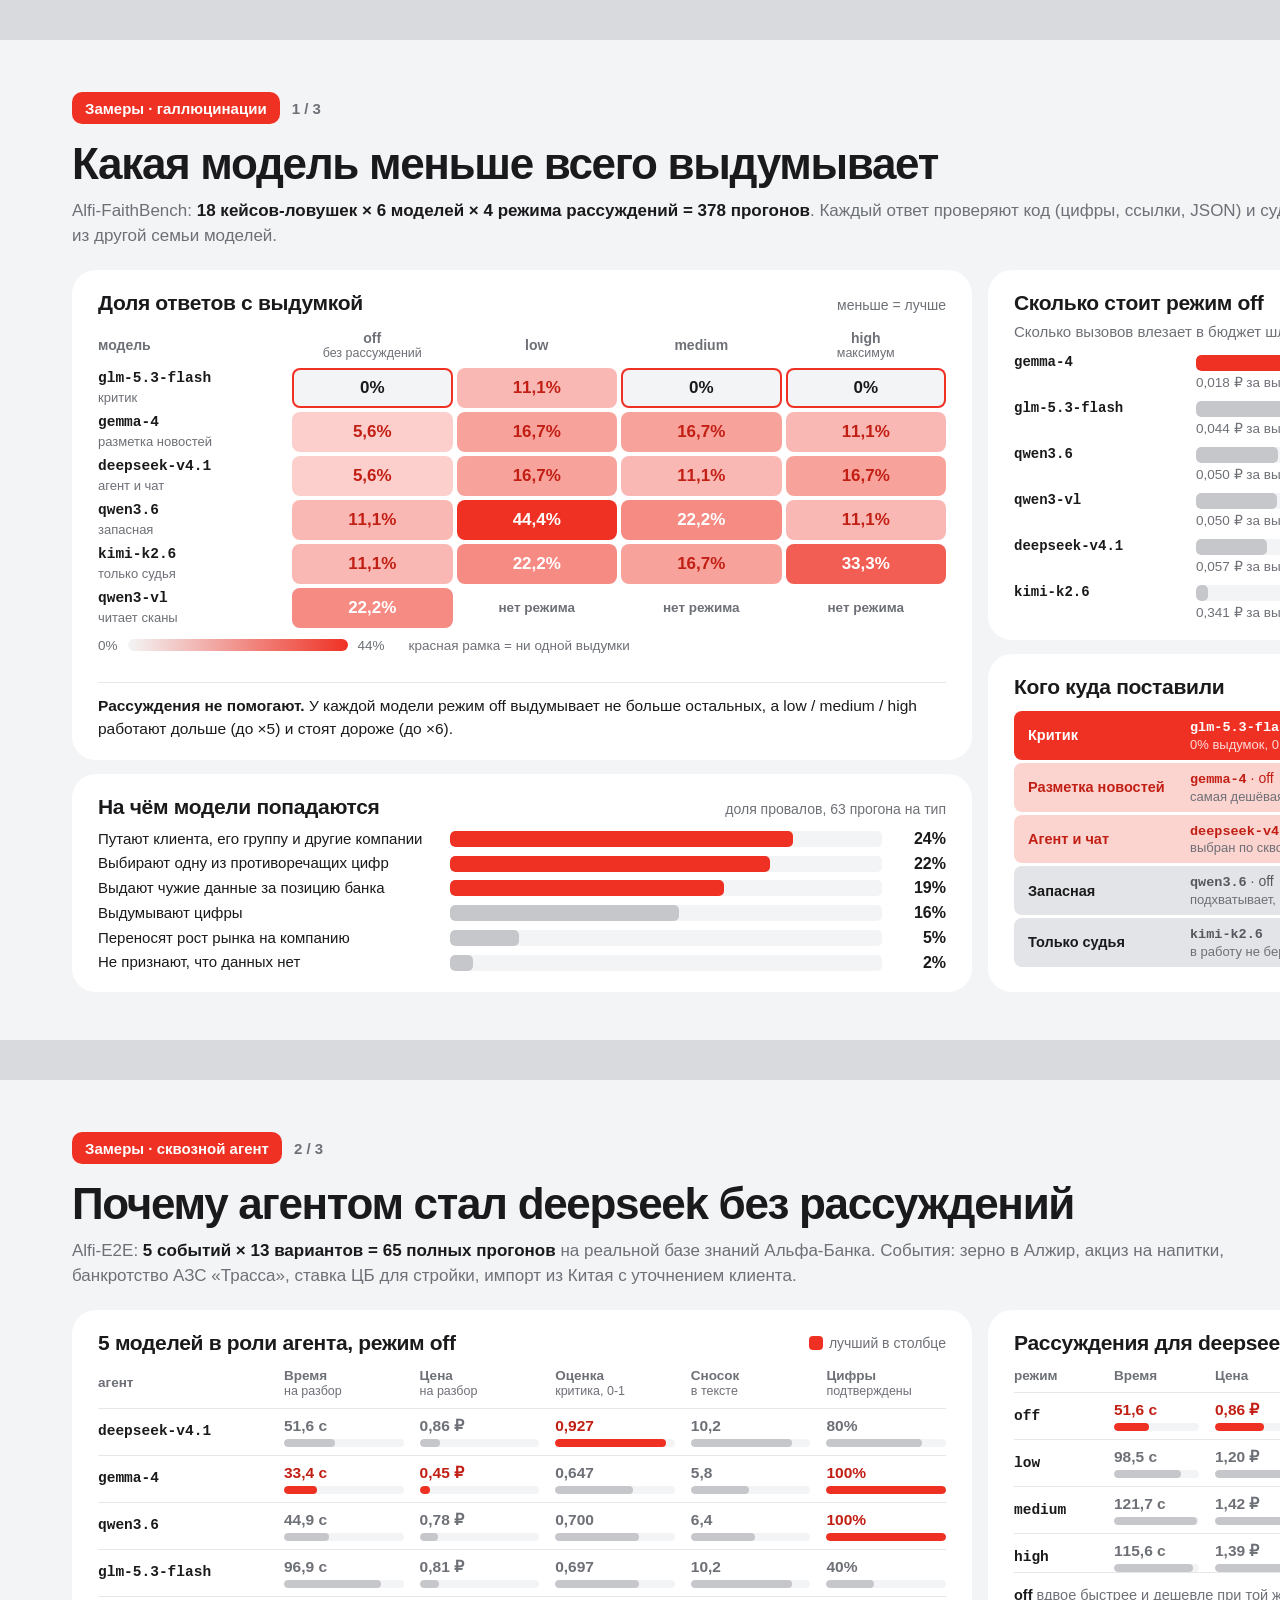
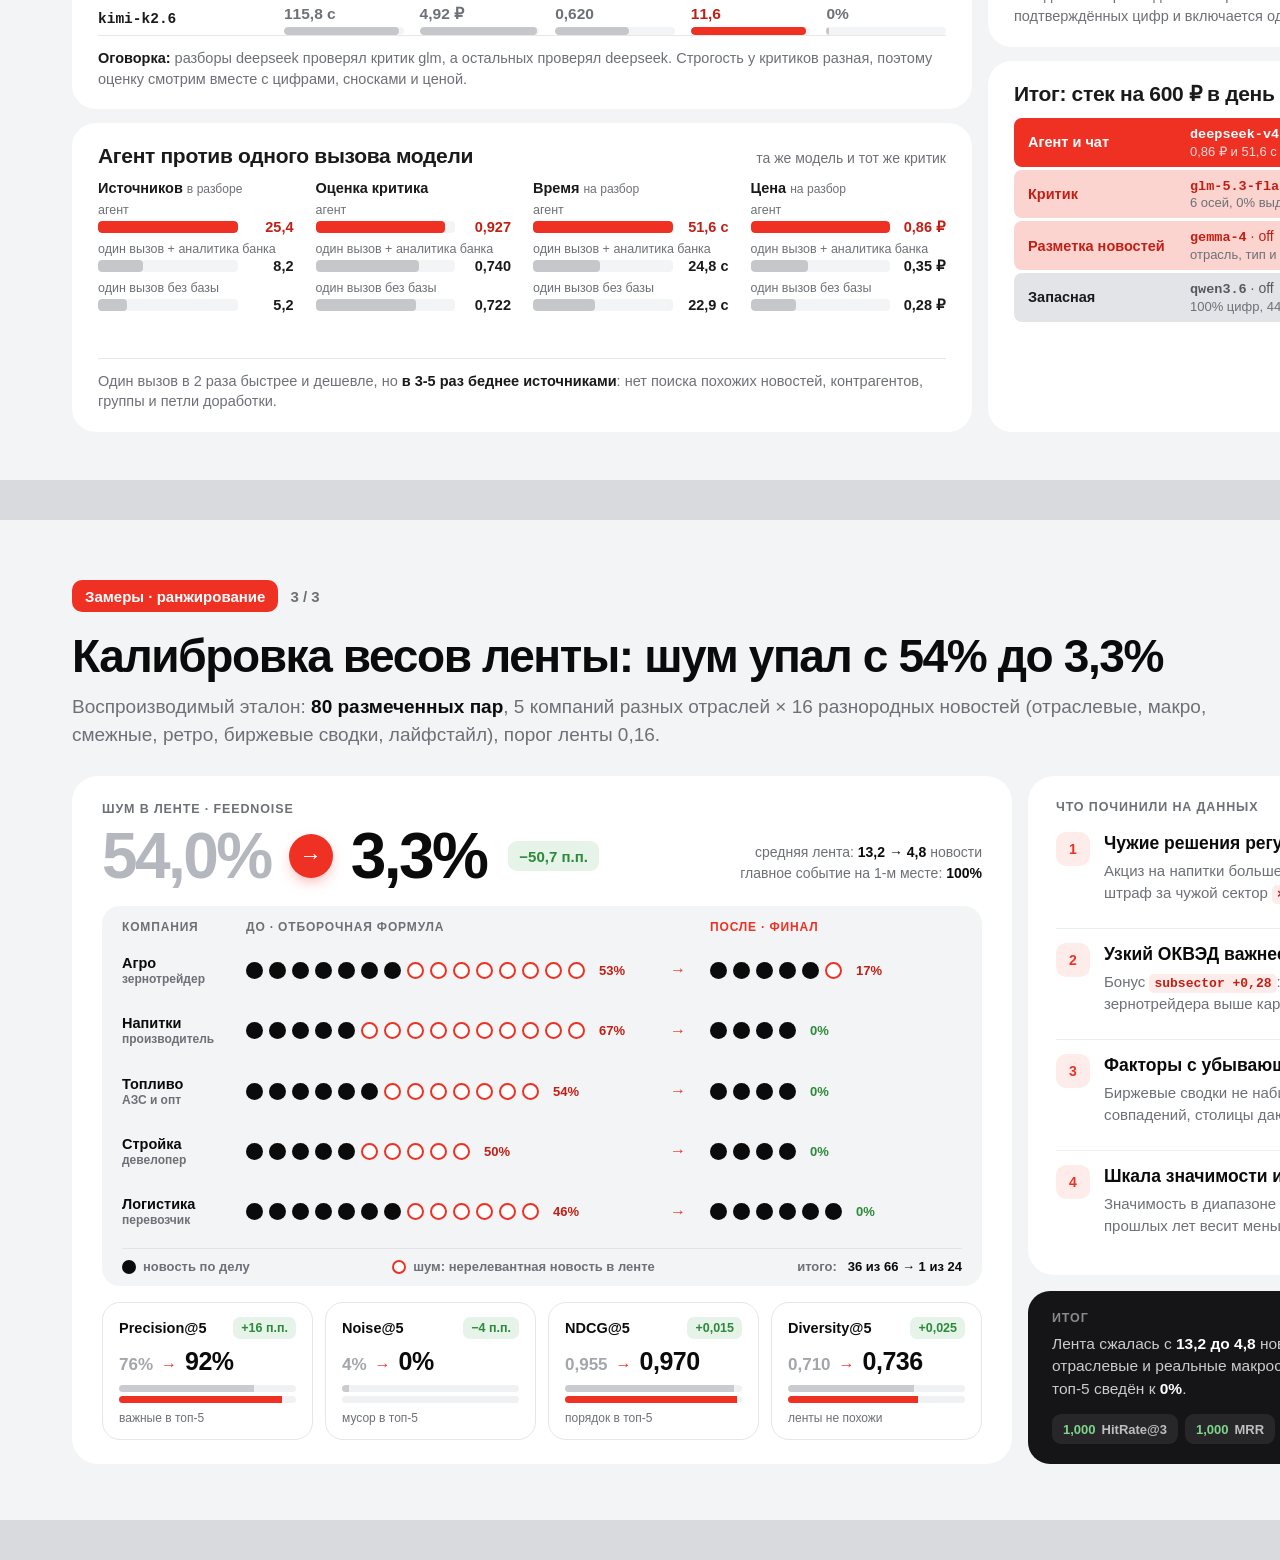
<file: docs/diagrams/bench.html>
<!doctype html>
<html lang="ru">
<head>
<meta charset="utf-8">
<title>Альфи · замеры v3</title>
<meta name="viewport" content="width=1600">
<!--
  Слайды замеров. Данные: docs/bench/faithbench.json, results.json, ranking.json.
  Рендер: node docs/diagrams/render.js "$PWD/docs/diagrams/bench.html" docs/diagrams
  Слайды 08 и 09 оформлены как changelog-карточки (класс .v2, свои стили ниже), слайд 10 в прежнем стиле.
-->
<style>
  :root {
    --red: #EF3124;
    --red-soft: #FDECEA;
    --red-ink: #C21F14;
    --ink: #0B0B0C;
    --text: #1C1D20;
    --muted: #6D7076;
    --line: #E4E6E9;
    --bg: #F3F4F5;
    --fill: #EAEBED;
    --gray: #A3A6AD;
    --green: #2E8A3A;
    --green-soft: #E6F3E8;
    --amber: #B87500;
    --amber-soft: #FDF1DC;
    --dark: #151517;
  }
  * { box-sizing: border-box; margin: 0; padding: 0; }
  body { font-family: Inter, -apple-system, "SF Pro Text", "Segoe UI", Roboto, Arial, sans-serif; background: #D9DADD; color: var(--text); -webkit-font-smoothing: antialiased; }

  /* Каркас слайда (как в docs/changelog/index.html) */
  .slide { position: relative; width: 1600px; height: 1000px; margin: 40px auto; padding: 60px 72px 56px; background: var(--bg); overflow: hidden; display: flex; flex-direction: column; }
  .top { display: flex; align-items: center; gap: 12px; padding-right: 200px; }
  .tag { display: inline-flex; align-items: center; height: 32px; padding: 0 13px; border-radius: 10px; background: var(--red); color: #fff; font-size: 15px; font-weight: 700; }
  .num { font-size: 15px; font-weight: 600; color: var(--muted); }
  h1 { margin-top: 20px; font-size: 46px; line-height: 1.07; font-weight: 800; letter-spacing: -.03em; color: var(--ink); max-width: 1220px; }
  .lead { margin-top: 12px; font-size: 19px; line-height: 1.45; color: var(--muted); max-width: 1150px; }
  .lead b { color: var(--ink); font-weight: 650; }
  .corner { position: absolute; right: 40px; top: 26px; width: 190px; height: 190px; pointer-events: none; }
  .corner img { width: 100%; height: 100%; object-fit: contain; display: block; }
  .body { flex: 1; min-height: 0; margin-top: 28px; display: grid; gap: 16px; }

  /* Карточки */
  .card { background: #fff; border-radius: 26px; padding: 24px 28px; min-width: 0; min-height: 0; }
  .card.dark { background: var(--dark); color: #fff; }
  .col { display: flex; flex-direction: column; gap: 16px; min-width: 0; min-height: 0; }
  .k { display: flex; align-items: center; gap: 10px; font-size: 12.5px; font-weight: 800; letter-spacing: .07em; text-transform: uppercase; color: var(--muted); }
  .card.dark .k { color: rgba(255,255,255,.5); }

  .legend { display: flex; flex-wrap: wrap; gap: 8px 16px; font-size: 13px; font-weight: 600; color: var(--muted); }
  .legend span { display: inline-flex; align-items: center; gap: 7px; white-space: nowrap; }
  .legend i { width: 14px; height: 14px; border-radius: 4px; display: inline-block; }
  .legend i.dot { border-radius: 50%; }

  .pill { display: inline-flex; align-items: center; height: 22px; padding: 0 8px; border-radius: 7px; font-size: 12.5px; font-weight: 800; white-space: nowrap; }
  .pill.g { background: var(--green-soft); color: var(--green); }

  /* ===== 10 Ranking ===== */
  .b10 { grid-template-columns: 1fr 500px; }
  .rank { display: flex; flex-direction: column; padding: 26px 30px 24px; }
  .hero { display: flex; align-items: flex-end; justify-content: space-between; gap: 24px; }
  .hero-num { display: flex; align-items: center; gap: 18px; margin-top: 8px; }
  .hero-num .was { font-size: 64px; font-weight: 800; letter-spacing: -.04em; color: #B4B7BD; line-height: 1; font-variant-numeric: tabular-nums; }
  .hero-num .now { font-size: 64px; font-weight: 800; letter-spacing: -.04em; color: var(--ink); line-height: 1; font-variant-numeric: tabular-nums; }
  .hero-num .arr { width: 44px; height: 44px; border-radius: 50%; background: var(--red); color: #fff; display: grid; place-items: center; font-size: 22px; font-weight: 800; box-shadow: 0 6px 16px -6px rgba(239,49,36,.6); }
  .hero-num .pill { height: 30px; font-size: 15px; padding: 0 11px; border-radius: 9px; margin-left: 4px; }
  .hero-side { text-align: right; font-size: 14px; line-height: 1.5; color: var(--muted); padding-bottom: 4px; white-space: nowrap; }
  .hero-side b { color: var(--ink); font-weight: 750; }
  .matrix { margin-top: 18px; flex: 1; display: flex; flex-direction: column; border-radius: 18px; background: var(--bg); padding: 14px 20px 12px; }
  .mx-row { display: grid; grid-template-columns: 112px 400px 40px 1fr; align-items: center; column-gap: 12px; }
  .mx-head { padding-bottom: 6px; }
  .mx-head span { font-size: 12px; font-weight: 800; letter-spacing: .07em; text-transform: uppercase; color: var(--muted); }
  .mx-head span.r { color: var(--red); }
  .mx-body { flex: 1; display: flex; flex-direction: column; justify-content: space-around; }
  .mx-row .co { font-size: 14.5px; font-weight: 700; color: var(--ink); }
  .mx-row .co small { display: block; font-size: 12px; font-weight: 600; color: var(--muted); margin-top: 1px; }
  .dots { display: flex; gap: 6px; align-items: center; }
  .dots i { flex: none; width: 17px; height: 17px; border-radius: 50%; background: var(--ink); }
  .dots i.n { background: #fff; border: 2.5px solid var(--red); }
  .dots em { margin-left: 8px; font-style: normal; font-size: 13px; font-weight: 750; color: var(--muted); white-space: nowrap; font-variant-numeric: tabular-nums; }
  .dots em.bad { color: var(--red-ink); }
  .dots em.ok { color: var(--green); }
  .mx-row .to { text-align: center; font-size: 16px; font-weight: 800; color: var(--red); }
  .mx-foot { margin-top: 6px; display: flex; justify-content: space-between; gap: 16px; padding-top: 10px; border-top: 1px solid #E1E3E6; }
  .mtiles { margin-top: 16px; display: grid; grid-template-columns: repeat(4, 1fr); gap: 12px; }
  .mt { border-radius: 18px; border: 1.5px solid var(--line); padding: 14px 16px; }
  .mt .mh { display: flex; align-items: center; justify-content: space-between; gap: 8px; }
  .mt .mh b { font-size: 14.5px; font-weight: 750; color: var(--ink); }
  .mt .mv { margin-top: 8px; display: flex; align-items: baseline; gap: 8px; font-variant-numeric: tabular-nums; }
  .mt .mv s { text-decoration: none; font-size: 17px; font-weight: 700; color: #A3A6AD; }
  .mt .mv i { font-style: normal; color: var(--red); font-weight: 800; }
  .mt .mv strong { font-size: 25px; font-weight: 800; letter-spacing: -.02em; color: var(--ink); }
  .mt .tr { margin-top: 9px; display: grid; gap: 4px; }
  /* Дорожка всегда на всю ширину, заливка по --v: ноль выглядит как пустая дорожка */
  .mt .tr span { display: block; height: 7px; border-radius: 4px; }
  .mt .tr .w { background: linear-gradient(90deg, #C9CBD0 var(--v), #F0F1F3 var(--v)); }
  .mt .tr .a { background: linear-gradient(90deg, var(--red) var(--v), #F0F1F3 var(--v)); }
  .mt small { display: block; margin-top: 8px; font-size: 12px; color: var(--muted); }

  .fixes { flex: 1; display: flex; flex-direction: column; padding: 24px 28px; }
  .fx { margin-top: 14px; flex: 1; display: flex; flex-direction: column; justify-content: space-between; }
  .fi { display: grid; grid-template-columns: 34px 1fr; gap: 3px 14px; padding: 14px 0; border-top: 1px solid #ECEDEF; }
  .fi:first-child { border-top: none; padding-top: 4px; }
  .fi > i { grid-row: span 2; width: 34px; height: 34px; border-radius: 10px; background: var(--red-soft); color: var(--red); display: grid; place-items: center; font-style: normal; font-size: 14px; font-weight: 800; }
  .fi b { font-size: 17.5px; line-height: 1.3; font-weight: 750; color: var(--ink); }
  .fi span { margin-top: 2px; font-size: 15px; line-height: 1.45; color: var(--muted); }
  .fi code { font: 650 13px/1 ui-monospace, "SF Mono", Menlo, monospace; color: var(--red-ink); background: var(--red-soft); padding: 2px 5px; border-radius: 5px; }
  .verdict { border-radius: 22px; padding: 20px 24px; }
  .verdict .k { margin-bottom: 8px; }
  .verdict p { font-size: 15.5px; line-height: 1.45; color: rgba(255,255,255,.78); }
  .verdict p b { color: #fff; }
  .vchips { margin-top: 14px; display: flex; flex-wrap: wrap; gap: 7px; }
  .vchips span { height: 30px; padding: 0 11px; border-radius: 9px; display: inline-flex; align-items: center; gap: 6px; background: rgba(255,255,255,.08); font-size: 13px; font-weight: 600; color: rgba(255,255,255,.7); white-space: nowrap; }
  .vchips b { color: #7FD48A; font-weight: 800; font-variant-numeric: tabular-nums; }

  /* ===== 08-09: стиль changelog-карточек, всё под .v2 ===== */
  .slide.v2 {
    --red-soft: #FBD3CF;
    --ink: #1A1A1C;
    --hair: rgba(26, 26, 28, .1);
    --was: #C5C7CB;
    --noise: #E3E4E7;
    padding: 52px 72px 48px;
    color: var(--ink);
  }
  .v2 code { font: 700 14px/1.25 ui-monospace, "SF Mono", Menlo, monospace; }
  .v2 h1 { margin-top: 16px; font-size: 44px; max-width: none; }
  .v2 .lead { max-width: 1250px; font-size: 17px; }
  .v2 .corner { top: 18px; width: 170px; height: 170px; }

  .v2 .body { margin-top: 22px; grid-template-columns: 1fr 540px; }
  .v2 .col { gap: 14px; }
  .v2 .card { border-radius: 24px; padding: 20px 26px; }
  .v2 .grow { flex: 1; display: flex; flex-direction: column; }

  .v2 .head { display: flex; align-items: baseline; justify-content: space-between; gap: 16px; }
  .v2 h2 { font-size: 21px; line-height: 1.2; font-weight: 750; letter-spacing: -.015em; }
  .v2 .sub { margin-top: 5px; font-size: 15px; line-height: 1.42; color: var(--muted); }
  .v2 .sub b { color: var(--ink); font-weight: 650; }
  .v2 .legend { flex-wrap: nowrap; gap: 14px; font-size: 14px; font-weight: 400; white-space: nowrap; }
  .v2 .legend span { gap: 6px; }
  .v2 .nw { white-space: nowrap; font-variant-numeric: tabular-nums; }
  .v2 .foot { margin-top: auto; padding-top: 12px; border-top: 1px solid var(--hair); font-size: 14.5px; line-height: 1.42; color: var(--muted); }
  .v2 .foot b { color: var(--ink); font-weight: 700; }

  .v2 .who b { display: block; font: 700 14.5px/1.2 ui-monospace, "SF Mono", Menlo, monospace; }
  .v2 .who small { display: block; margin-top: 2px; font-size: 13px; color: var(--muted); }

  /* Тепловая сетка: модели × режимы */
  .v2 .heat { margin-top: 14px; display: grid; grid-template-columns: 190px repeat(4, 1fr); gap: 4px; align-items: center; }
  .v2 .heat .hd { padding-bottom: 4px; font-size: 14px; font-weight: 700; color: var(--muted); text-align: center; }
  .v2 .heat .hd small { display: block; font-size: 12.5px; font-weight: 500; }
  .v2 .heat .hd:first-child { text-align: left; }
  .v2 .heat .cell { height: 40px; border-radius: 8px; display: grid; place-items: center; font-size: 17px; font-weight: 800; font-variant-numeric: tabular-nums; }
  .v2 .heat .cell.zero { background: var(--bg); color: var(--ink); box-shadow: inset 0 0 0 2px var(--red); }
  .v2 .heat .cell.none { background: none; color: var(--muted); font-size: 13.5px; font-weight: 600; }
  .v2 .scale-key { margin-top: 10px; display: flex; align-items: center; gap: 10px; font-size: 13.5px; color: var(--muted); }
  .v2 .scale-key i { width: 220px; height: 12px; border-radius: 6px; background: linear-gradient(90deg, var(--bg), var(--red)); }
  .v2 .takeaway { margin-top: auto; padding-top: 12px; border-top: 1px solid var(--hair); font-size: 15.5px; line-height: 1.45; }
  .v2 .takeaway b { font-weight: 750; }

  /* Горизонтальные столбики с подписью */
  .v2 .hbars { margin-top: 10px; display: flex; flex-direction: column; gap: 6px; }
  .v2 .hbar { display: grid; grid-template-columns: 340px 1fr 52px; gap: 12px; align-items: center; }
  .v2 .hbar > span { font-size: 15px; line-height: 1.25; }
  .v2 .hbar i { display: block; height: 16px; border-radius: 5px; background: var(--bg); overflow: hidden; }
  .v2 .hbar i u { display: block; height: 100%; min-width: 4px; border-radius: 5px; background: var(--was); }
  .v2 .hbar.hot i u { background: var(--red); }
  .v2 .hbar em { font-style: normal; text-align: right; font-size: 16px; font-weight: 800; font-variant-numeric: tabular-nums; }

  /* Строки «модель: столбик + цифры» */
  .v2 .brows { margin-top: 12px; display: flex; flex-direction: column; gap: 10px; }
  .v2 .brow { display: grid; grid-template-columns: 170px 1fr 74px; gap: 4px 12px; align-items: center; }
  .v2 .brow i { display: block; height: 16px; border-radius: 5px; background: var(--bg); overflow: hidden; }
  .v2 .brow i u { display: block; height: 100%; min-width: 4px; border-radius: 5px; background: var(--was); }
  .v2 .brow.hot i u { background: var(--red); }
  .v2 .brow em { font-style: normal; text-align: right; font-size: 16px; font-weight: 800; font-variant-numeric: tabular-nums; }
  .v2 .brow.hot em { color: var(--red-ink); }
  .v2 .brow .meta { grid-column: 2 / -1; margin-top: -2px; font-size: 13.5px; color: var(--muted); }

  /* Роли моделей */
  .v2 .layers { margin-top: 12px; display: flex; flex-direction: column; gap: 3px; }
  .v2 .layer { display: grid; grid-template-columns: 150px 1fr; gap: 12px; align-items: center; min-height: 46px; padding: 6px 14px; border-radius: 8px; background: var(--noise); }
  .v2 .layer.top { background: var(--red); color: #fff; }
  .v2 .layer.top span, .v2 .layer.top b { color: #fff; }
  .v2 .layer.top small { color: rgba(255, 255, 255, .82); }
  .v2 .layer.mod { background: var(--red-soft); }
  .v2 .layer.mod b, .v2 .layer.mod span { color: var(--red-ink); }
  .v2 .layer > b { font-size: 14.5px; font-weight: 750; }
  .v2 .layer > span { font-size: 14px; line-height: 1.3; color: #55585E; }
  .v2 .layer > span code { font-size: 13.5px; }
  .v2 .layer > span small { display: block; font-size: 13px; color: #6D7076; }

  /* Таблица со столбиками в ячейках */
  .v2 .mtable { margin-top: 12px; display: grid; gap: 8px 16px; align-items: center; }
  .v2 .mtable .hd { font-size: 13.5px; font-weight: 700; color: var(--muted); line-height: 1.25; }
  .v2 .mtable .hd small { display: block; font-size: 12.5px; font-weight: 500; }
  .v2 .mcell em { display: block; font-style: normal; font-size: 15.5px; font-weight: 750; font-variant-numeric: tabular-nums; color: var(--muted); }
  .v2 .mcell i { display: block; margin-top: 4px; height: 8px; border-radius: 4px; background: var(--bg); overflow: hidden; }
  .v2 .mcell i u { display: block; height: 100%; min-width: 3px; border-radius: 4px; background: var(--was); }
  .v2 .mcell.best em { color: var(--red-ink); font-weight: 800; }
  .v2 .mcell.best i u { background: var(--red); }
  .v2 .mrow-line { grid-column: 1 / -1; height: 1px; background: var(--hair); }

  /* Агент против одного вызова */
  .v2 .vs { margin-top: 12px; display: grid; grid-template-columns: repeat(4, 1fr); gap: 22px; }
  .v2 .vs h3 { font-size: 14.5px; font-weight: 750; }
  .v2 .vs h3 small { font-weight: 500; color: var(--muted); }
  .v2 .vb { margin-top: 7px; display: grid; grid-template-columns: 1fr 48px; gap: 2px 8px; align-items: center; }
  .v2 .vb small { grid-column: 1 / -1; font-size: 12.5px; color: var(--muted); }
  .v2 .vb i { display: block; height: 12px; border-radius: 4px; background: var(--bg); overflow: hidden; }
  .v2 .vb i u { display: block; height: 100%; min-width: 3px; border-radius: 4px; background: var(--was); }
  .v2 .vb.agent i u { background: var(--red); }
  .v2 .vb em { font-style: normal; text-align: right; font-size: 14.5px; font-weight: 800; font-variant-numeric: tabular-nums; }
  .v2 .vb.agent em { color: var(--red-ink); }
</style>
</head>
<body>

<!-- 08. Alfi-FaithBench: какая модель меньше всего выдумывает -->
<section class="slide v2" data-name="08-bench-faith">
  <div class="top"><span class="tag">Замеры · галлюцинации</span><span class="num">1 / 3</span></div>
  <h1>Какая модель меньше всего выдумывает</h1>
  <p class="lead">Alfi-FaithBench: <b>18 кейсов-ловушек × 6 моделей × 4 режима рассуждений = 378 прогонов</b>. Каждый ответ проверяют код (цифры, ссылки, JSON) и судья из другой семьи моделей.</p>
  <span class="corner" data-cat="tax"></span>

  <div class="body">
    <div class="col">
      <div class="card grow">
        <div class="head">
          <h2>Доля ответов с выдумкой</h2>
          <div class="legend"><span>меньше = лучше</span></div>
        </div>
        <div class="heat" id="heat"></div>
        <div class="scale-key"><span>0%</span><i></i><span>44%</span><span style="margin-left:14px">красная рамка = ни одной выдумки</span></div>
        <p class="takeaway"><b>Рассуждения не помогают.</b> У каждой модели режим off выдумывает не больше остальных, а low / medium / high работают дольше (до ×5) и стоят дороже (до ×6).</p>
      </div>

      <div class="card">
        <div class="head">
          <h2>На чём модели попадаются</h2>
          <div class="legend"><span>доля провалов, 63 прогона на тип</span></div>
        </div>
        <div class="hbars" id="traps"></div>
      </div>
    </div>

    <div class="col">
      <div class="card">
        <div class="head">
          <h2>Сколько стоит режим off</h2>
        </div>
        <p class="sub">Сколько вызовов влезает в бюджет шлюза <b>600 ₽ в день</b>.</p>
        <div class="brows" id="budget"></div>
      </div>

      <div class="card grow">
        <h2>Кого куда поставили</h2>
        <div class="layers">
          <div class="layer top"><b>Критик</b><span><code>glm-5.3-flash</code> · off<small>0% выдумок, 0,044 ₽ за проверку</small></span></div>
          <div class="layer mod"><b>Разметка новостей</b><span><code>gemma-4</code> · off<small>самая дешёвая и быстрая: 0,018 ₽, 3,4 с</small></span></div>
          <div class="layer mod"><b>Агент и чат</b><span><code>deepseek-v4.1</code> · off<small>выбран по сквозному замеру, следующий слайд</small></span></div>
          <div class="layer"><b>Запасная</b><span><code>qwen3.6</code> · off<small>подхватывает, если основная недоступна</small></span></div>
          <div class="layer"><b>Только судья</b><span><code>kimi-k2.6</code><small>в работу не берём: в 6-8 раз дороже</small></span></div>
        </div>
      </div>
    </div>
  </div>
</section>

<!-- 09. Сквозной агент: почему deepseek без рассуждений -->
<section class="slide v2" data-name="09-bench-e2e">
  <div class="top"><span class="tag">Замеры · сквозной агент</span><span class="num">2 / 3</span></div>
  <h1>Почему агентом стал deepseek без рассуждений</h1>
  <p class="lead">Alfi-E2E: <b>5 событий × 13 вариантов = 65 полных прогонов</b> на реальной базе знаний Альфа-Банка. События: зерно в Алжир, акциз на напитки, банкротство АЗС «Трасса», ставка ЦБ для стройки, импорт из Китая с уточнением клиента.</p>
  <span class="corner" data-cat="money"></span>

  <div class="body">
    <div class="col">
      <div class="card">
        <div class="head">
          <h2>5 моделей в роли агента, режим off</h2>
          <div class="legend"><span><i style="background:var(--red)"></i>лучший в столбце</span></div>
        </div>
        <div class="mtable" id="models" style="grid-template-columns: 170px repeat(5, 1fr)"></div>
        <p class="foot"><b>Оговорка:</b> разборы deepseek проверял критик glm, а остальных проверял deepseek. Строгость у критиков разная, поэтому оценку смотрим вместе с цифрами, сносками и ценой.</p>
      </div>

      <div class="card grow">
        <div class="head">
          <h2>Агент против одного вызова модели</h2>
          <div class="legend"><span>та же модель и тот же критик</span></div>
        </div>
        <div class="vs" id="vs"></div>
        <p class="foot">Один вызов в 2 раза быстрее и дешевле, но <b>в 3-5 раз беднее источниками</b>: нет поиска похожих новостей, контрагентов, группы и петли доработки.</p>
      </div>
    </div>

    <div class="col">
      <div class="card">
        <div class="head">
          <h2>Рассуждения для deepseek</h2>
        </div>
        <div class="mtable" id="effort" style="grid-template-columns: 84px repeat(4, 1fr)"></div>
        <p class="foot"><b>off</b> вдвое быстрее и дешевле при той же оценке. <b>low</b> даёт 100% подтверждённых цифр и включается одной переменной окружения.</p>
      </div>

      <div class="card grow">
        <h2>Итог: стек на 600 ₽ в день</h2>
        <div class="layers">
          <div class="layer top"><b>Агент и чат</b><span><code>deepseek-v4.1</code> · off<small>0,86 ₽ и 51,6 с на разбор, 698 разборов в день</small></span></div>
          <div class="layer mod"><b>Критик</b><span><code>glm-5.3-flash</code> · off<small>6 осей, 0% выдумок в FaithBench</small></span></div>
          <div class="layer mod"><b>Разметка новостей</b><span><code>gemma-4</code> · off<small>отрасль, тип и значимость, 0,018 ₽</small></span></div>
          <div class="layer"><b>Запасная</b><span><code>qwen3.6</code> · off<small>100% цифр, 44,9 с</small></span></div>
        </div>
      </div>
    </div>
  </div>
</section>

<!-- 10. Ранжирование ленты: ДО (отбор) и ПОСЛЕ (финал) -->
<section class="slide" data-name="10-bench-ranking">
  <div class="top"><span class="tag">Замеры · ранжирование</span><span class="num">3 / 3</span></div>
  <h1>Калибровка весов ленты: шум упал с 54% до 3,3%</h1>
  <p class="lead">Воспроизводимый эталон: <b>80 размеченных пар</b>, 5 компаний разных отраслей × 16 разнородных новостей (отраслевые, макро, смежные, ретро, биржевые сводки, лайфстайл), порог ленты 0,16.</p>
  <span class="corner" data-cat="sales"></span>
  <div class="body b10">
    <div class="card rank">
      <div class="hero">
        <div>
          <div class="k">Шум в ленте · FeedNoise</div>
          <div class="hero-num"><span class="was">54,0%</span><span class="arr">→</span><span class="now">3,3%</span><span class="pill g">−50,7 п.п.</span></div>
        </div>
        <div class="hero-side">средняя лента: <b>13,2 → 4,8</b> новости<br>главное событие на 1-м месте: <b>100%</b></div>
      </div>
      <div class="matrix">
        <div class="mx-row mx-head"><span>Компания</span><span>ДО · отборочная формула</span><span></span><span class="r">ПОСЛЕ · финал</span></div>
        <div class="mx-body" id="rank-matrix"></div>
        <div class="mx-foot legend">
          <span><i class="dot" style="background:var(--ink)"></i>новость по делу</span>
          <span><i class="dot" style="background:#fff;border:2.5px solid var(--red)"></i>шум: нерелевантная новость в ленте</span>
          <span>итого: <b style="color:var(--ink);margin-left:4px">36 из 66 → 1 из 24</b></span>
        </div>
      </div>
      <div class="mtiles">
        <div class="mt"><div class="mh"><b>Precision@5</b><span class="pill g">+16 п.п.</span></div><div class="mv"><s>76%</s><i>→</i><strong>92%</strong></div><div class="tr"><span class="w" style="--v:76%"></span><span class="a" style="--v:92%"></span></div><small>важные в топ-5</small></div>
        <div class="mt"><div class="mh"><b>Noise@5</b><span class="pill g">−4 п.п.</span></div><div class="mv"><s>4%</s><i>→</i><strong>0%</strong></div><div class="tr"><span class="w" style="--v:4%"></span><span class="a" style="--v:0%"></span></div><small>мусор в топ-5</small></div>
        <div class="mt"><div class="mh"><b>NDCG@5</b><span class="pill g">+0,015</span></div><div class="mv"><s>0,955</s><i>→</i><strong>0,970</strong></div><div class="tr"><span class="w" style="--v:95.5%"></span><span class="a" style="--v:97%"></span></div><small>порядок в топ-5</small></div>
        <div class="mt"><div class="mh"><b>Diversity@5</b><span class="pill g">+0,025</span></div><div class="mv"><s>0,710</s><i>→</i><strong>0,736</strong></div><div class="tr"><span class="w" style="--v:71%"></span><span class="a" style="--v:73.6%"></span></div><small>ленты не похожи</small></div>
      </div>
    </div>
    <div class="col">
      <div class="card fixes">
        <div class="k">Что починили на данных</div>
        <div class="fx">
          <div class="fi"><i>1</i><b>Чужие решения регулятора</b><span>Акциз на напитки больше не лезет в топ топливщику: штраф за чужой сектор <code>×0,25</code> / <code>×0,20</code></span></div>
          <div class="fi"><i>2</i><b>Узкий ОКВЭД важнее отрасли</b><span>Бонус <code>subsector +0,28</code>: зерно и фрахт для зернотрейдера выше картофеля в «Магните»</span></div>
          <div class="fi"><i>3</i><b>Факторы с убывающим вкладом</b><span>Биржевые сводки не набирают балл числом совпадений, столицы дают мягкий <code>+0,06</code></span></div>
          <div class="fi"><i>4</i><b>Шкала значимости и ретро</b><span>Значимость в диапазоне <code>0,45–1,60</code>, статистика прошлых лет весит меньше</span></div>
        </div>
      </div>
      <div class="card dark verdict">
        <div class="k">Итог</div>
        <p>Лента сжалась с <b>13,2 до 4,8</b> новости: остались прямые отраслевые и реальные макрособытия (ЦБ, налоги), мусор в топ-5 сведён к <b>0%</b>.</p>
        <div class="vchips"><span><b>1,000</b> HitRate@3</span><span><b>1,000</b> MRR</span><span>в обеих версиях</span></div>
      </div>
    </div>
  </div>
</section>

<script src="../../web/js/mascot.js"></script>
<script src="../../web/js/mascot-reference.js"></script>
<script>
  function comma(value, digits) {
    return value.toFixed(digits).replace('.', ',');
  }

  /* ---------- 08: доля выдумок, данные faithbench.json ---------- */
  const HEAT_MAX = 44.4;
  const faith = [
    { name: 'glm-5.3-flash', role: 'критик', off: 0, low: 11.1, medium: 0, high: 0 },
    { name: 'gemma-4', role: 'разметка новостей', off: 5.6, low: 16.7, medium: 16.7, high: 11.1 },
    { name: 'deepseek-v4.1', role: 'агент и чат', off: 5.6, low: 16.7, medium: 11.1, high: 16.7 },
    { name: 'qwen3.6', role: 'запасная', off: 11.1, low: 44.4, medium: 22.2, high: 11.1 },
    { name: 'kimi-k2.6', role: 'только судья', off: 11.1, low: 22.2, medium: 16.7, high: 33.3 },
    { name: 'qwen3-vl', role: 'читает сканы', off: 22.2, low: null, medium: null, high: null },
  ];
  const MODES = ['off', 'low', 'medium', 'high'];

  function heatCell(rate) {
    if (rate === null) {
      return '<div class="cell none">нет режима</div>';
    }
    if (rate === 0) {
      return '<div class="cell zero">0%</div>';
    }
    // Чем больше выдумок, тем насыщеннее красный; на тёмной заливке текст белый
    const strength = Math.min(1, rate / HEAT_MAX);
    const alpha = (0.12 + 0.88 * strength).toFixed(2);
    const textColor = strength > 0.45 ? '#fff' : 'var(--red-ink)';
    return `<div class="cell" style="background:rgba(239,49,36,${alpha});color:${textColor}">${comma(rate, 1)}%</div>`;
  }

  function drawHeat(host) {
    const head = '<div class="hd">модель</div>'
      + '<div class="hd">off<small>без рассуждений</small></div>'
      + '<div class="hd">low</div>'
      + '<div class="hd">medium</div>'
      + '<div class="hd">high<small>максимум</small></div>';
    host.innerHTML = head + faith.map((model) => {
      const cells = MODES.map((mode) => heatCell(model[mode])).join('');
      return `<div class="who"><b>${model.name}</b><small>${model.role}</small></div>${cells}`;
    }).join('');
  }

  /* ---------- 08: провалы по типам ловушек (63 прогона на тип: 3 кейса × 21 конфигурация) ---------- */
  const traps = [
    { title: 'Путают клиента, его группу и другие компании', fails: 15 },
    { title: 'Выбирают одну из противоречащих цифр', fails: 14 },
    { title: 'Выдают чужие данные за позицию банка', fails: 12 },
    { title: 'Выдумывают цифры', fails: 10 },
    { title: 'Переносят рост рынка на компанию', fails: 3 },
    { title: 'Не признают, что данных нет', fails: 1 },
  ];
  const TRAP_RUNS = 63;
  const TRAP_SCALE = 30;

  function drawTraps(host) {
    host.innerHTML = traps.map((trap, index) => {
      const percent = trap.fails / TRAP_RUNS * 100;
      const width = (percent / TRAP_SCALE * 100).toFixed(1);
      const hotClass = index < 3 ? ' hot' : '';
      return `<div class="hbar${hotClass}"><span>${trap.title}</span><i><u style="width:${width}%"></u></i><em>${Math.round(percent)}%</em></div>`;
    }).join('');
  }

  /* ---------- 08: бюджет в режиме off ---------- */
  const budget = [
    { name: 'gemma-4', calls: 32564, rub: 0.018, sec: 3.4 },
    { name: 'glm-5.3-flash', calls: 13525, rub: 0.044, sec: 6.9 },
    { name: 'qwen3.6', calls: 12103, rub: 0.050, sec: 3.4 },
    { name: 'qwen3-vl', calls: 12002, rub: 0.050, sec: 11.5 },
    { name: 'deepseek-v4.1', calls: 10472, rub: 0.057, sec: 4.9 },
    { name: 'kimi-k2.6', calls: 1760, rub: 0.341, sec: 8.3 },
  ];
  const BUDGET_MAX = 32564;

  function drawBudget(host) {
    host.innerHTML = budget.map((model, index) => {
      const width = (model.calls / BUDGET_MAX * 100).toFixed(1);
      const hotClass = index === 0 ? ' hot' : '';
      const calls = model.calls.toLocaleString('ru-RU');
      return `<div class="brow${hotClass}"><code>${model.name}</code><i><u style="width:${width}%"></u></i><em>${calls}</em>`
        + `<div class="meta">${comma(model.rub, 3)} ₽ за вызов · ${comma(model.sec, 1)} с</div></div>`;
    }).join('');
  }

  /* ---------- 09: таблица со столбиками, данные results.json ---------- */
  // better: 'low' = меньше лучше (время, цена), 'high' = больше лучше
  function metricTable(host, firstHeader, columns, rows) {
    const head = `<div class="hd">${firstHeader}</div>`
      + columns.map((column) => `<div class="hd">${column.title}${column.hint ? `<small>${column.hint}</small>` : ''}</div>`).join('');

    const bestByColumn = columns.map((column) => {
      const values = rows.map((row) => row.values[column.key]);
      return column.better === 'low' ? Math.min(...values) : Math.max(...values);
    });

    const body = rows.map((row) => {
      const cells = columns.map((column, index) => {
        const value = row.values[column.key];
        const width = Math.max(2, value / column.max * 100).toFixed(1);
        const isBest = value === bestByColumn[index];
        return `<div class="mcell${isBest ? ' best' : ''}"><em>${column.format(value)}</em><i><u style="width:${width}%"></u></i></div>`;
      }).join('');
      return `<div class="mrow-line"></div><div class="who"><b>${row.name}</b></div>${cells}`;
    }).join('');

    host.innerHTML = head + body;
  }

  const seconds = (value) => `${comma(value, 1)} с`;
  const rubles = (value) => `${comma(value, 2)} ₽`;
  const score = (value) => comma(value, 3);
  const percent = (value) => `${Math.round(value)}%`;
  const plain = (value) => comma(value, 1);

  const MODEL_COLUMNS = [
    { key: 'sec', title: 'Время', hint: 'на разбор', better: 'low', max: 120, format: seconds },
    { key: 'rub', title: 'Цена', hint: 'на разбор', better: 'low', max: 5, format: rubles },
    { key: 'critic', title: 'Оценка', hint: 'критика, 0-1', better: 'high', max: 1, format: score },
    { key: 'refs', title: 'Сносок', hint: 'в тексте', better: 'high', max: 12, format: plain },
    { key: 'numbers', title: 'Цифры', hint: 'подтверждены', better: 'high', max: 100, format: percent },
  ];

  const MODEL_ROWS = [
    { name: 'deepseek-v4.1', values: { sec: 51.6, rub: 0.859, critic: 0.927, refs: 10.2, numbers: 80 } },
    { name: 'gemma-4', values: { sec: 33.4, rub: 0.45, critic: 0.647, refs: 5.8, numbers: 100 } },
    { name: 'qwen3.6', values: { sec: 44.9, rub: 0.782, critic: 0.700, refs: 6.4, numbers: 100 } },
    { name: 'glm-5.3-flash', values: { sec: 96.9, rub: 0.815, critic: 0.697, refs: 10.2, numbers: 40 } },
    { name: 'kimi-k2.6', values: { sec: 115.8, rub: 4.923, critic: 0.620, refs: 11.6, numbers: 0 } },
  ];

  const EFFORT_COLUMNS = [
    { key: 'sec', title: 'Время', better: 'low', max: 125, format: seconds },
    { key: 'rub', title: 'Цена', better: 'low', max: 1.5, format: rubles },
    { key: 'critic', title: 'Оценка', better: 'high', max: 1, format: score },
    { key: 'numbers', title: 'Цифры', better: 'high', max: 100, format: percent },
  ];

  const EFFORT_ROWS = [
    { name: 'off', values: { sec: 51.6, rub: 0.859, critic: 0.927, numbers: 80 } },
    { name: 'low', values: { sec: 98.5, rub: 1.204, critic: 0.847, numbers: 100 } },
    { name: 'medium', values: { sec: 121.7, rub: 1.418, critic: 0.878, numbers: 80 } },
    { name: 'high', values: { sec: 115.6, rub: 1.387, critic: 0.930, numbers: 80 } },
  ];

  /* ---------- 09: агент против одного вызова (везде deepseek off и критик glm) ---------- */
  const vsGroups = [
    { title: 'Источников', hint: 'в разборе', max: 25.4, format: plain, values: [25.4, 8.2, 5.2] },
    { title: 'Оценка критика', hint: '', max: 1, format: score, values: [0.927, 0.740, 0.722] },
    { title: 'Время', hint: 'на разбор', max: 51.6, format: seconds, values: [51.6, 24.8, 22.9] },
    { title: 'Цена', hint: 'на разбор', max: 0.859, format: rubles, values: [0.859, 0.353, 0.283] },
  ];
  const VS_LABELS = ['агент', 'один вызов + аналитика банка', 'один вызов без базы'];

  function drawVs(host) {
    host.innerHTML = vsGroups.map((group) => {
      const bars = group.values.map((value, index) => {
        const width = (value / group.max * 100).toFixed(1);
        const agentClass = index === 0 ? ' agent' : '';
        return `<div class="vb${agentClass}"><small>${VS_LABELS[index]}</small><i><u style="width:${width}%"></u></i><em>${group.format(value)}</em></div>`;
      }).join('');
      const hint = group.hint ? ` <small>${group.hint}</small>` : '';
      return `<div><h3>${group.title}${hint}</h3>${bars}</div>`;
    }).join('');
  }

  /* ---------- 10: матрица ленты, данные ranking.json (per_company) ---------- */
  const RANK = [
    { name: 'Агро', sub: 'зернотрейдер', before: [15, 8], after: [6, 1] },
    { name: 'Напитки', sub: 'производитель', before: [15, 10], after: [4, 0] },
    { name: 'Топливо', sub: 'АЗС и опт', before: [13, 7], after: [4, 0] },
    { name: 'Стройка', sub: 'девелопер', before: [10, 5], after: [4, 0] },
    { name: 'Логистика', sub: 'перевозчик', before: [13, 6], after: [6, 0] },
  ];

  function dotsHtml(total, noise) {
    const signal = total - noise;
    const items = [];
    for (let index = 0; index < signal; index++) {
      items.push('<i></i>');
    }
    for (let index = 0; index < noise; index++) {
      items.push('<i class="n"></i>');
    }
    return items.join('');
  }

  function drawRank(host) {
    host.innerHTML = RANK.map((row) => {
      const beforeShare = Math.round(row.before[1] / row.before[0] * 100);
      const afterShare = Math.round(row.after[1] / row.after[0] * 100);
      const afterClass = row.after[1] === 0 ? 'ok' : 'bad';
      return `<div class="mx-row">
        <div class="co">${row.name}<small>${row.sub}</small></div>
        <div class="dots">${dotsHtml(row.before[0], row.before[1])}<em class="bad">${beforeShare}%</em></div>
        <div class="to">→</div>
        <div class="dots">${dotsHtml(row.after[0], row.after[1])}<em class="${afterClass}">${afterShare}%</em></div>
      </div>`;
    }).join('');
  }

  drawHeat(document.getElementById('heat'));
  drawTraps(document.getElementById('traps'));
  drawBudget(document.getElementById('budget'));
  metricTable(document.getElementById('models'), 'агент', MODEL_COLUMNS, MODEL_ROWS);
  metricTable(document.getElementById('effort'), 'режим', EFFORT_COLUMNS, EFFORT_ROWS);
  drawVs(document.getElementById('vs'));
  drawRank(document.getElementById('rank-matrix'));

  // Маскот в углу: та же 3D-модель, что на сайте (синхронный рендер в data URL)
  (function () {
    const mascot = window.Mascot;
    document.querySelectorAll('[data-cat]').forEach((el) => {
      const src = mascot && mascot.img ? mascot.img(el.dataset.cat, 380) : '';
      if (!src) {
        return;
      }
      const image = new Image();
      image.alt = '';
      image.src = src;
      el.appendChild(image);
    });
    document.body.dataset.ready = '1';
  })();
</script>
</body>
</html>
</file>
